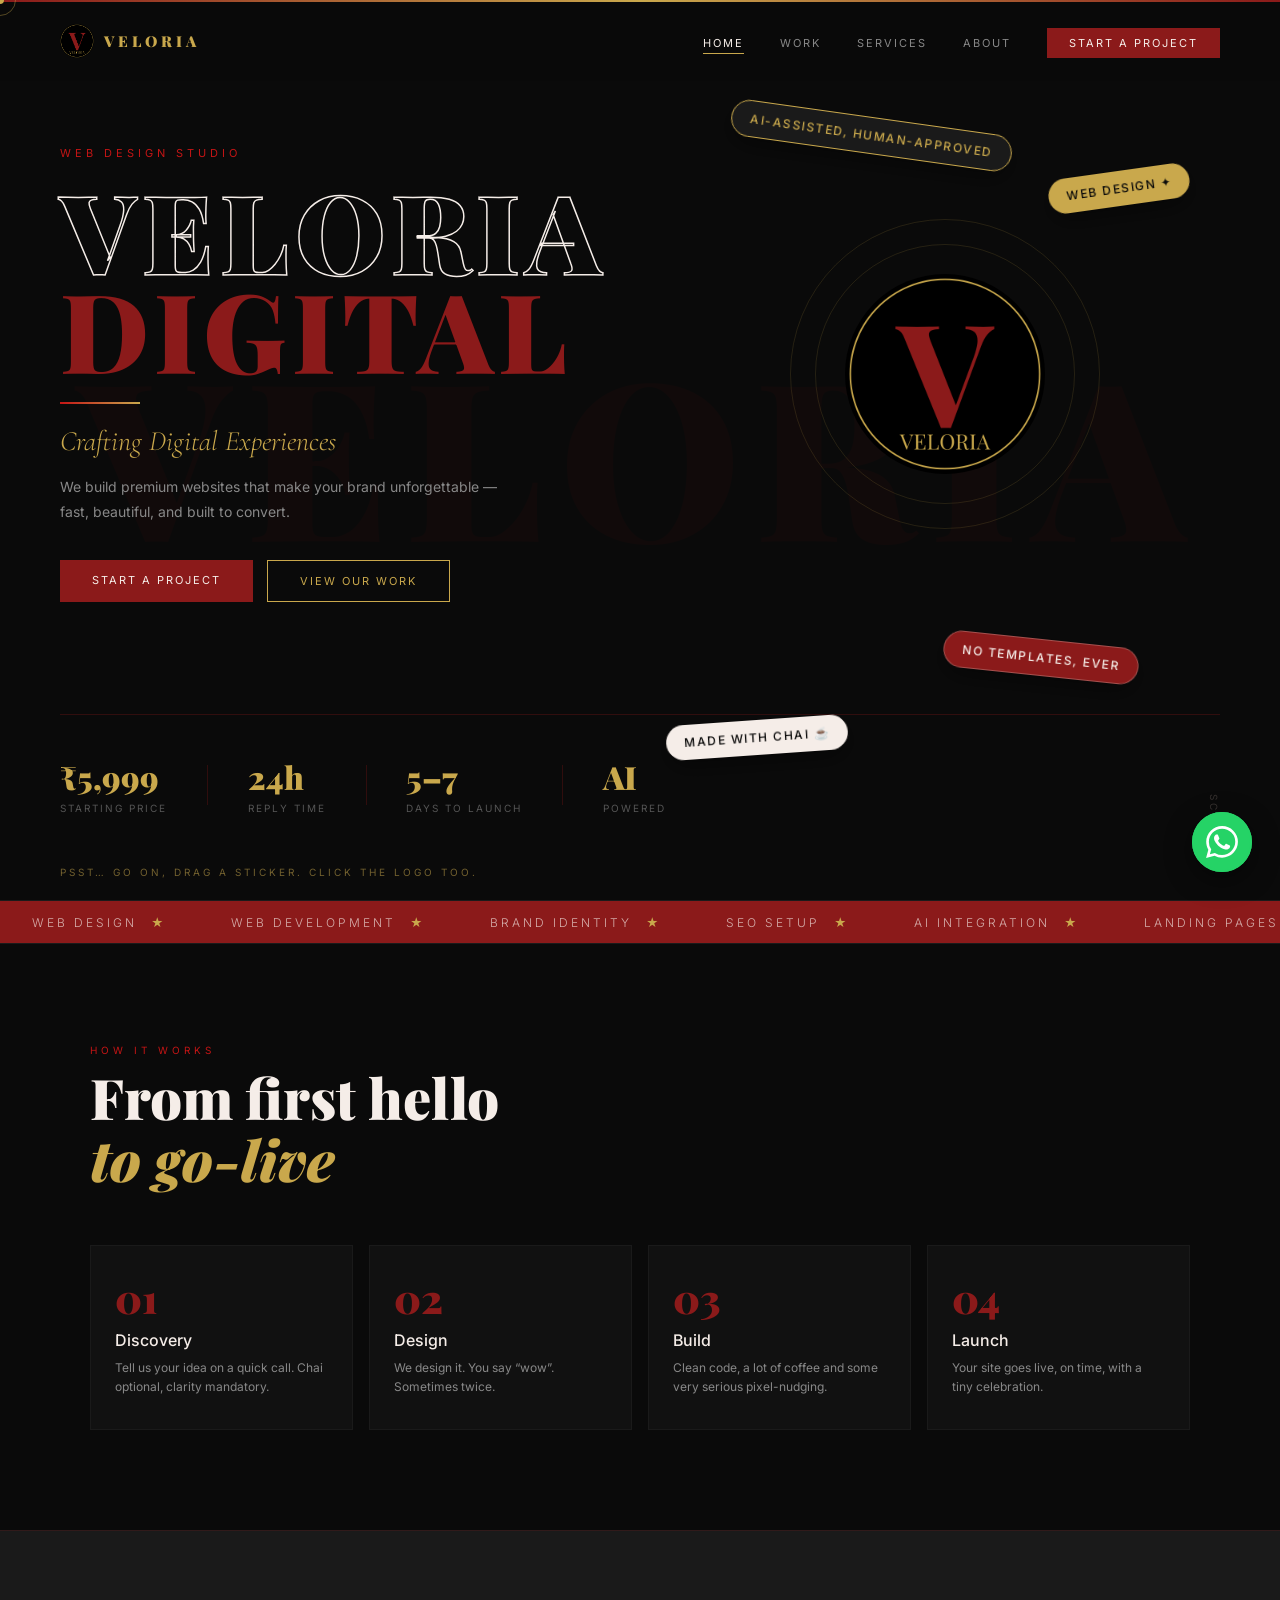
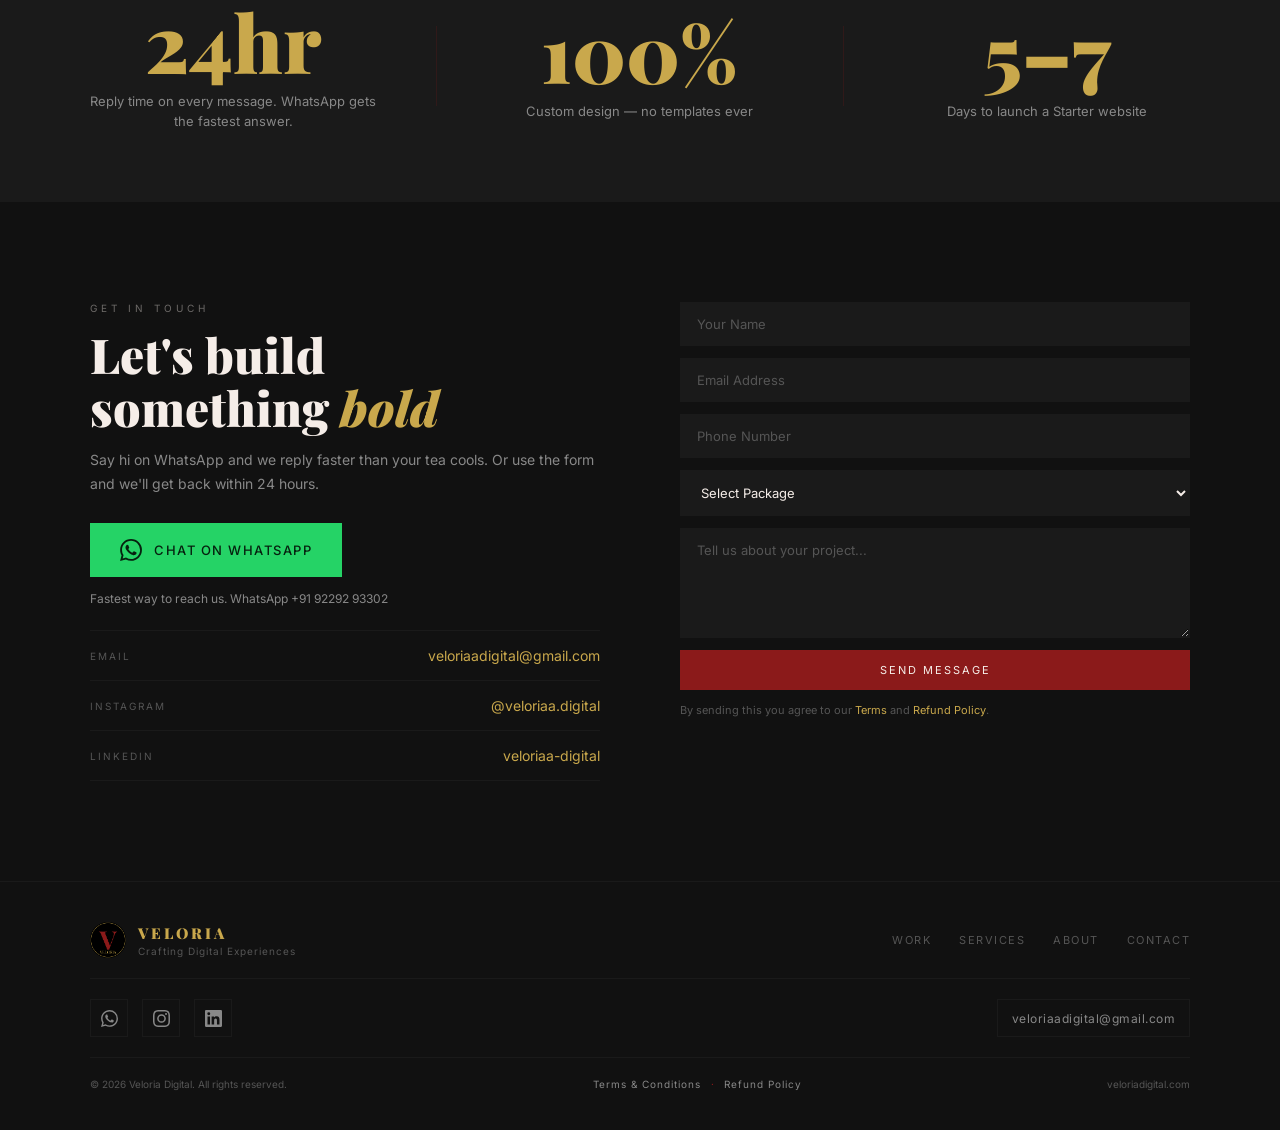
<file: index.html>
<!DOCTYPE html>
<html lang="en">
<head>
<meta charset="UTF-8"/>
<meta name="viewport" content="width=device-width, initial-scale=1.0"/>
<title>Veloria Digital — Crafting Digital Experiences</title>
<link rel="preconnect" href="https://fonts.googleapis.com"/>
<link href="https://fonts.googleapis.com/css2?family=Playfair+Display:ital,wght@0,400;0,700;0,900;1,400;1,700&family=Cormorant+Garamond:ital,wght@0,300;0,400;0,600;1,300;1,400&family=Inter:wght@300;400;500&display=swap" rel="stylesheet"/>
<link rel="stylesheet" href="style.css"/>
</head>
<body>
<div class="cursor" id="cursor"></div>
<div class="cursor-follower" id="cursor-follower"></div>

<nav class="nav" id="navbar">
  <a href="index.html" class="nav-logo">
    <img src="Veloria_logo.png" alt="Veloria" class="nav-logo-img"/>
    <span class="nav-logo-text">VELORIA</span>
  </a>
  <ul class="nav-links">
    <li><a href="index.html" class="active">Home</a></li>
    <li><a href="work.html">Work</a></li>
    <li><a href="services.html">Services</a></li>
    <li><a href="about.html">About</a></li>
    <li><a href="index.html#contact" class="nav-cta" data-start-project>Start a Project</a></li>
  </ul>
  <div class="hamburger" id="hamburger"><span></span><span></span><span></span></div>
</nav>

<div class="mobile-menu" id="mobile-menu">
  <ul>
    <li><a href="index.html" class="mob-link">Home</a></li>
    <li><a href="work.html" class="mob-link">Work</a></li>
    <li><a href="services.html" class="mob-link">Services</a></li>
    <li><a href="about.html" class="mob-link">About</a></li>
    <li><a href="index.html#contact" class="mob-link">Contact</a></li>
  </ul>
</div>

<!-- HERO -->
<section class="hero" id="home">
  <div class="hero-bg-word">VELORIA</div>
  <div class="hero-left fade-up">
    <p class="hero-eyebrow">Web Design Studio</p>
    <h1 class="hero-title">
      <span class="ht-outline">VELORIA</span>
      <span class="ht-filled">DIGITAL</span>
    </h1>
    <div class="hero-gold-line"></div>
    <p class="hero-tagline"><em>Crafting Digital Experiences</em></p>
    <p class="hero-desc">We build premium websites that make your brand unforgettable — fast, beautiful, and built to convert.</p>
    <div class="hero-btns">
      <a href="index.html#contact" class="btn-primary" data-start-project>Start a Project</a>
      <a href="work.html" class="btn-ghost">View Our Work</a>
    </div>
  </div>
  <div class="hero-right fade-up">
    <div class="hero-logo-wrap">
      <img src="Veloria_logo.png" alt="Veloria" class="hero-logo-big"/>
      <div class="hero-logo-ring ring1"></div>
      <div class="hero-logo-ring ring2"></div>
      <div class="hero-logo-glow"></div>
    </div>
  </div>
  <div class="hero-stats fade-up">
    <div class="hstat"><span class="hstat-num">₹5,999</span><span class="hstat-lbl">Starting Price</span></div>
    <div class="hstat-sep"></div>
    <div class="hstat"><span class="hstat-num">24h</span><span class="hstat-lbl">Reply Time</span></div>
    <div class="hstat-sep"></div>
    <div class="hstat"><span class="hstat-num">5–7</span><span class="hstat-lbl">Days to Launch</span></div>
    <div class="hstat-sep"></div>
    <div class="hstat"><span class="hstat-num">AI</span><span class="hstat-lbl">Powered</span></div>
  </div>
  <div class="hero-scroll-hint">scroll ↓</div>
  <div class="sticker s-gold st1" style="--rot:-8deg">Web Design ✦</div>
  <div class="sticker s-red st2" style="--rot:6deg">No templates, ever</div>
  <div class="sticker s-cream st3" style="--rot:-4deg">Made with chai ☕</div>
  <div class="sticker s-dark st4" style="--rot:8deg">AI-assisted, human-approved</div>
  <div class="sticker-hint">Psst… go on, drag a sticker. Click the logo too.</div>
</section>

<!-- TICKER -->
<div class="ticker-wrap">
  <div class="ticker-track">
    <span class="ticker-item">Web Design <span class="ticker-star">★</span></span>
    <span class="ticker-item">Web Development <span class="ticker-star">★</span></span>
    <span class="ticker-item">Brand Identity <span class="ticker-star">★</span></span>
    <span class="ticker-item">SEO Setup <span class="ticker-star">★</span></span>
    <span class="ticker-item">AI Integration <span class="ticker-star">★</span></span>
    <span class="ticker-item">Landing Pages <span class="ticker-star">★</span></span>
    <span class="ticker-item">Web Design <span class="ticker-star">★</span></span>
    <span class="ticker-item">Web Development <span class="ticker-star">★</span></span>
    <span class="ticker-item">Brand Identity <span class="ticker-star">★</span></span>
    <span class="ticker-item">SEO Setup <span class="ticker-star">★</span></span>
    <span class="ticker-item">AI Integration <span class="ticker-star">★</span></span>
    <span class="ticker-item">Landing Pages <span class="ticker-star">★</span></span>
  </div>
</div>

<!-- PROCESS -->
<section class="section" id="process">
  <div class="section-inner">
    <div class="section-head fade-up">
      <span class="eyebrow">How It Works</span>
      <h2 class="sec-title">From first hello<br><em>to go-live</em></h2>
    </div>
    <div class="process-grid">
      <div class="process-card fade-up" data-delay="0">
        <div class="pc-num">01</div>
        <h3 class="pc-title">Discovery</h3>
        <p class="pc-desc">Tell us your idea on a quick call. Chai optional, clarity mandatory.</p>
      </div>
      <div class="process-card fade-up" data-delay="100">
        <div class="pc-num">02</div>
        <h3 class="pc-title">Design</h3>
        <p class="pc-desc">We design it. You say “wow”. Sometimes twice.</p>
      </div>
      <div class="process-card fade-up" data-delay="200">
        <div class="pc-num">03</div>
        <h3 class="pc-title">Build</h3>
        <p class="pc-desc">Clean code, a lot of coffee and some very serious pixel-nudging.</p>
      </div>
      <div class="process-card fade-up" data-delay="300">
        <div class="pc-num">04</div>
        <h3 class="pc-title">Launch</h3>
        <p class="pc-desc">Your site goes live, on time, with a tiny celebration.</p>
      </div>
    </div>
  </div>
</section>

<!-- STAT BANNER -->
<section class="stat-banner">
  <div class="sb-inner">
    <div class="sb-item fade-up"><span class="sb-num">24hr</span><p class="sb-text">Reply time on every message. WhatsApp gets the fastest answer.</p></div>
    <div class="sb-div"></div>
    <div class="sb-item fade-up"><span class="sb-num">100%</span><p class="sb-text">Custom design — no templates ever</p></div>
    <div class="sb-div"></div>
    <div class="sb-item fade-up"><span class="sb-num">5–7</span><p class="sb-text">Days to launch a Starter website</p></div>
  </div>
</section>

<!-- CONTACT -->
<section class="section section-dark" id="contact">
  <div class="section-inner">
    <div class="contact-wrap">
      <div class="contact-left fade-up">
        <span class="eyebrow light">Get In Touch</span>
        <h2 class="contact-heading">Let's build<br>something <em>bold</em></h2>
        <p class="contact-sub">Say hi on WhatsApp and we reply faster than your tea cools. Or use the form and we'll get back within 24 hours.</p>
        <div class="contact-info">
          <a href="https://wa.me/919229293302?text=Hi%20Veloria%20Digital%2C%20I%27d%20like%20to%20discuss%20a%20website%20for%20my%20business." target="_blank" rel="noopener" class="btn-whatsapp">
            <svg viewBox="0 0 24 24" fill="currentColor" aria-hidden="true"><path d="M17.472 14.382c-.297-.149-1.758-.867-2.03-.967-.273-.099-.471-.148-.67.15-.197.297-.767.966-.94 1.164-.173.199-.347.223-.644.075-.297-.15-1.255-.463-2.39-1.475-.883-.788-1.48-1.761-1.653-2.059-.173-.297-.018-.458.13-.606.134-.133.298-.347.446-.52.149-.174.198-.298.298-.497.099-.198.05-.371-.025-.52-.075-.149-.669-1.612-.916-2.207-.242-.579-.487-.5-.669-.51-.173-.008-.371-.01-.57-.01-.198 0-.52.074-.792.372-.272.297-1.04 1.016-1.04 2.479 0 1.462 1.065 2.875 1.213 3.074.149.198 2.096 3.2 5.077 4.487.709.306 1.262.489 1.694.625.712.227 1.36.195 1.871.118.571-.085 1.758-.719 2.006-1.413.248-.694.248-1.289.173-1.413-.074-.124-.272-.198-.57-.347m-5.421 7.403h-.004a9.87 9.87 0 01-5.031-1.378l-.361-.214-3.741.982.998-3.648-.235-.374a9.86 9.86 0 01-1.51-5.26c.001-5.45 4.436-9.884 9.888-9.884 2.64 0 5.122 1.03 6.988 2.898a9.825 9.825 0 012.893 6.994c-.003 5.45-4.437 9.884-9.885 9.884m8.413-18.297A11.815 11.815 0 0012.05 0C5.495 0 .16 5.335.157 11.892c0 2.096.547 4.142 1.588 5.945L.057 24l6.305-1.654a11.882 11.882 0 005.683 1.448h.005c6.554 0 11.89-5.335 11.893-11.893a11.821 11.821 0 00-3.48-8.413Z"/></svg>
            <span>Chat on WhatsApp</span>
          </a>
          <p class="contact-note">Fastest way to reach us. WhatsApp +91 92292 93302</p>
          <div class="contact-list">
            <a href="mailto:veloriaadigital@gmail.com" class="contact-info-item">
              <span class="ci-label">Email</span>
              <span class="ci-val">veloriaadigital@gmail.com</span>
            </a>
            <a href="https://www.instagram.com/veloriaa.digital" target="_blank" rel="noopener" class="contact-info-item">
              <span class="ci-label">Instagram</span>
              <span class="ci-val">@veloriaa.digital</span>
            </a>
            <a href="https://www.linkedin.com/in/veloriaa-digital" target="_blank" rel="noopener" class="contact-info-item">
              <span class="ci-label">LinkedIn</span>
              <span class="ci-val">veloriaa-digital</span>
            </a>
          </div>
        </div>
      </div>
      <div class="contact-right fade-up">
        <form class="contact-form" name="contact" method="POST" data-netlify="true">
          <input type="hidden" name="form-name" value="contact"/>
          <input type="text" name="name" placeholder="Your Name" class="form-input" required/>
          <input type="email" name="email" placeholder="Email Address" class="form-input" required/>
          <input type="tel" name="phone" placeholder="Phone Number" class="form-input"/>
          <select name="package" class="form-input">
            <option value="" disabled selected>Select Package</option>
            <option>Starter Website — ₹5,999</option>
            <option>Business Website — ₹9,999</option>
            <option>Premium Website — ₹19,999</option>
            <option>Just exploring</option>
          </select>
          <textarea name="message" placeholder="Tell us about your project..." class="form-input form-textarea"></textarea>
          <button type="submit" class="btn-primary full">Send Message</button>
          <p class="form-consent">By sending this you agree to our <a href="terms.html">Terms</a> and <a href="refund.html">Refund Policy</a>.</p>
        </form>
      </div>
    </div>
  </div>
</section>

<footer class="footer">
  <div class="footer-inner">
    <div class="footer-top">
      <div class="footer-brand">
        <img src="Veloria_logo.png" alt="Veloria" class="footer-logo"/>
        <div>
          <div class="footer-name">VELORIA</div>
          <div class="footer-sub">Crafting Digital Experiences</div>
        </div>
      </div>
      <div class="footer-links">
        <a href="work.html">Work</a>
        <a href="services.html">Services</a>
        <a href="about.html">About</a>
        <a href="index.html#contact">Contact</a>
      </div>
    </div>
    <div class="footer-social">
      <a href="https://wa.me/919229293302?text=Hi%20Veloria%20Digital%2C%20I%27d%20like%20to%20discuss%20a%20website%20for%20my%20business." target="_blank" rel="noopener" aria-label="WhatsApp"><svg viewBox="0 0 24 24" fill="currentColor" aria-hidden="true"><path d="M17.472 14.382c-.297-.149-1.758-.867-2.03-.967-.273-.099-.471-.148-.67.15-.197.297-.767.966-.94 1.164-.173.199-.347.223-.644.075-.297-.15-1.255-.463-2.39-1.475-.883-.788-1.48-1.761-1.653-2.059-.173-.297-.018-.458.13-.606.134-.133.298-.347.446-.52.149-.174.198-.298.298-.497.099-.198.05-.371-.025-.52-.075-.149-.669-1.612-.916-2.207-.242-.579-.487-.5-.669-.51-.173-.008-.371-.01-.57-.01-.198 0-.52.074-.792.372-.272.297-1.04 1.016-1.04 2.479 0 1.462 1.065 2.875 1.213 3.074.149.198 2.096 3.2 5.077 4.487.709.306 1.262.489 1.694.625.712.227 1.36.195 1.871.118.571-.085 1.758-.719 2.006-1.413.248-.694.248-1.289.173-1.413-.074-.124-.272-.198-.57-.347m-5.421 7.403h-.004a9.87 9.87 0 01-5.031-1.378l-.361-.214-3.741.982.998-3.648-.235-.374a9.86 9.86 0 01-1.51-5.26c.001-5.45 4.436-9.884 9.888-9.884 2.64 0 5.122 1.03 6.988 2.898a9.825 9.825 0 012.893 6.994c-.003 5.45-4.437 9.884-9.885 9.884m8.413-18.297A11.815 11.815 0 0012.05 0C5.495 0 .16 5.335.157 11.892c0 2.096.547 4.142 1.588 5.945L.057 24l6.305-1.654a11.882 11.882 0 005.683 1.448h.005c6.554 0 11.89-5.335 11.893-11.893a11.821 11.821 0 00-3.48-8.413Z"/></svg></a>
      <a href="https://www.instagram.com/veloriaa.digital" target="_blank" rel="noopener" aria-label="Instagram"><svg viewBox="0 0 24 24" fill="currentColor" aria-hidden="true"><path d="M12 2.16c3.2 0 3.58.01 4.85.07 3.25.15 4.77 1.69 4.92 4.92.06 1.27.07 1.65.07 4.85s-.01 3.58-.07 4.85c-.15 3.23-1.66 4.77-4.92 4.92-1.27.06-1.64.07-4.85.07s-3.58-.01-4.85-.07c-3.26-.15-4.77-1.7-4.92-4.92C2.17 15.58 2.16 15.2 2.16 12s.01-3.58.07-4.85C2.38 3.92 3.9 2.38 7.15 2.23 8.42 2.17 8.8 2.16 12 2.16zM12 0C8.74 0 8.33.01 7.05.07 2.7.27.27 2.69.07 7.05.01 8.33 0 8.74 0 12s.01 3.67.07 4.95c.2 4.36 2.62 6.78 6.98 6.98C8.33 23.99 8.74 24 12 24s3.67-.01 4.95-.07c4.35-.2 6.78-2.62 6.98-6.98.06-1.28.07-1.69.07-4.95s-.01-3.67-.07-4.95C23.73 2.7 21.31.27 16.95.07 15.67.01 15.26 0 12 0zm0 5.84a6.16 6.16 0 100 12.32 6.16 6.16 0 000-12.32zM12 16a4 4 0 110-8 4 4 0 010 8zm6.4-11.85a1.44 1.44 0 100 2.88 1.44 1.44 0 000-2.88z"/></svg></a>
      <a href="https://www.linkedin.com/in/veloriaa-digital" target="_blank" rel="noopener" aria-label="LinkedIn"><svg viewBox="0 0 24 24" fill="currentColor" aria-hidden="true"><path d="M20.447 20.452h-3.554v-5.569c0-1.328-.027-3.037-1.852-3.037-1.853 0-2.136 1.445-2.136 2.939v5.667H9.351V9h3.414v1.561h.046c.477-.9 1.637-1.85 3.37-1.85 3.601 0 4.267 2.37 4.267 5.455v6.286zM5.337 7.433a2.062 2.062 0 110-4.125 2.062 2.062 0 010 4.125zm1.782 13.019H3.555V9h3.564v11.452zM22.225 0H1.771C.792 0 0 .774 0 1.729v20.542C0 23.227.792 24 1.771 24h20.451C23.2 24 24 23.227 24 22.271V1.729C24 .774 23.2 0 22.222 0z"/></svg></a>
      <a href="mailto:veloriaadigital@gmail.com" class="footer-mail">veloriaadigital@gmail.com</a>
    </div>
    <div class="footer-bottom">
      <span>© 2026 Veloria Digital. All rights reserved.</span>
      <span class="footer-legal"><a href="terms.html">Terms &amp; Conditions</a><i>·</i><a href="refund.html">Refund Policy</a></span>
      <span>veloriadigital.com</span>
    </div>
  </div>
</footer>
<a href="https://wa.me/919229293302?text=Hi%20Veloria%20Digital%2C%20I%27d%20like%20to%20discuss%20a%20website%20for%20my%20business." class="wa-float" target="_blank" rel="noopener" aria-label="Chat with us on WhatsApp">
  <svg viewBox="0 0 24 24" fill="currentColor" aria-hidden="true"><path d="M17.472 14.382c-.297-.149-1.758-.867-2.03-.967-.273-.099-.471-.148-.67.15-.197.297-.767.966-.94 1.164-.173.199-.347.223-.644.075-.297-.15-1.255-.463-2.39-1.475-.883-.788-1.48-1.761-1.653-2.059-.173-.297-.018-.458.13-.606.134-.133.298-.347.446-.52.149-.174.198-.298.298-.497.099-.198.05-.371-.025-.52-.075-.149-.669-1.612-.916-2.207-.242-.579-.487-.5-.669-.51-.173-.008-.371-.01-.57-.01-.198 0-.52.074-.792.372-.272.297-1.04 1.016-1.04 2.479 0 1.462 1.065 2.875 1.213 3.074.149.198 2.096 3.2 5.077 4.487.709.306 1.262.489 1.694.625.712.227 1.36.195 1.871.118.571-.085 1.758-.719 2.006-1.413.248-.694.248-1.289.173-1.413-.074-.124-.272-.198-.57-.347m-5.421 7.403h-.004a9.87 9.87 0 01-5.031-1.378l-.361-.214-3.741.982.998-3.648-.235-.374a9.86 9.86 0 01-1.51-5.26c.001-5.45 4.436-9.884 9.888-9.884 2.64 0 5.122 1.03 6.988 2.898a9.825 9.825 0 012.893 6.994c-.003 5.45-4.437 9.884-9.885 9.884m8.413-18.297A11.815 11.815 0 0012.05 0C5.495 0 .16 5.335.157 11.892c0 2.096.547 4.142 1.588 5.945L.057 24l6.305-1.654a11.882 11.882 0 005.683 1.448h.005c6.554 0 11.89-5.335 11.893-11.893a11.821 11.821 0 00-3.48-8.413Z"/></svg>
  <span class="wa-tip">Say hi on WhatsApp 👋</span>
</a>
<form name="start-project" method="POST" data-netlify="true" hidden>
  <input type="hidden" name="form-name" value="start-project"/>
  <input name="package"/><input name="business"/><textarea name="about"></textarea>
  <input name="timeline"/><input name="name"/><input name="whatsapp"/><input name="email"/>
</form>
<script src="script.js"></script>
</body>
</html>
</file>
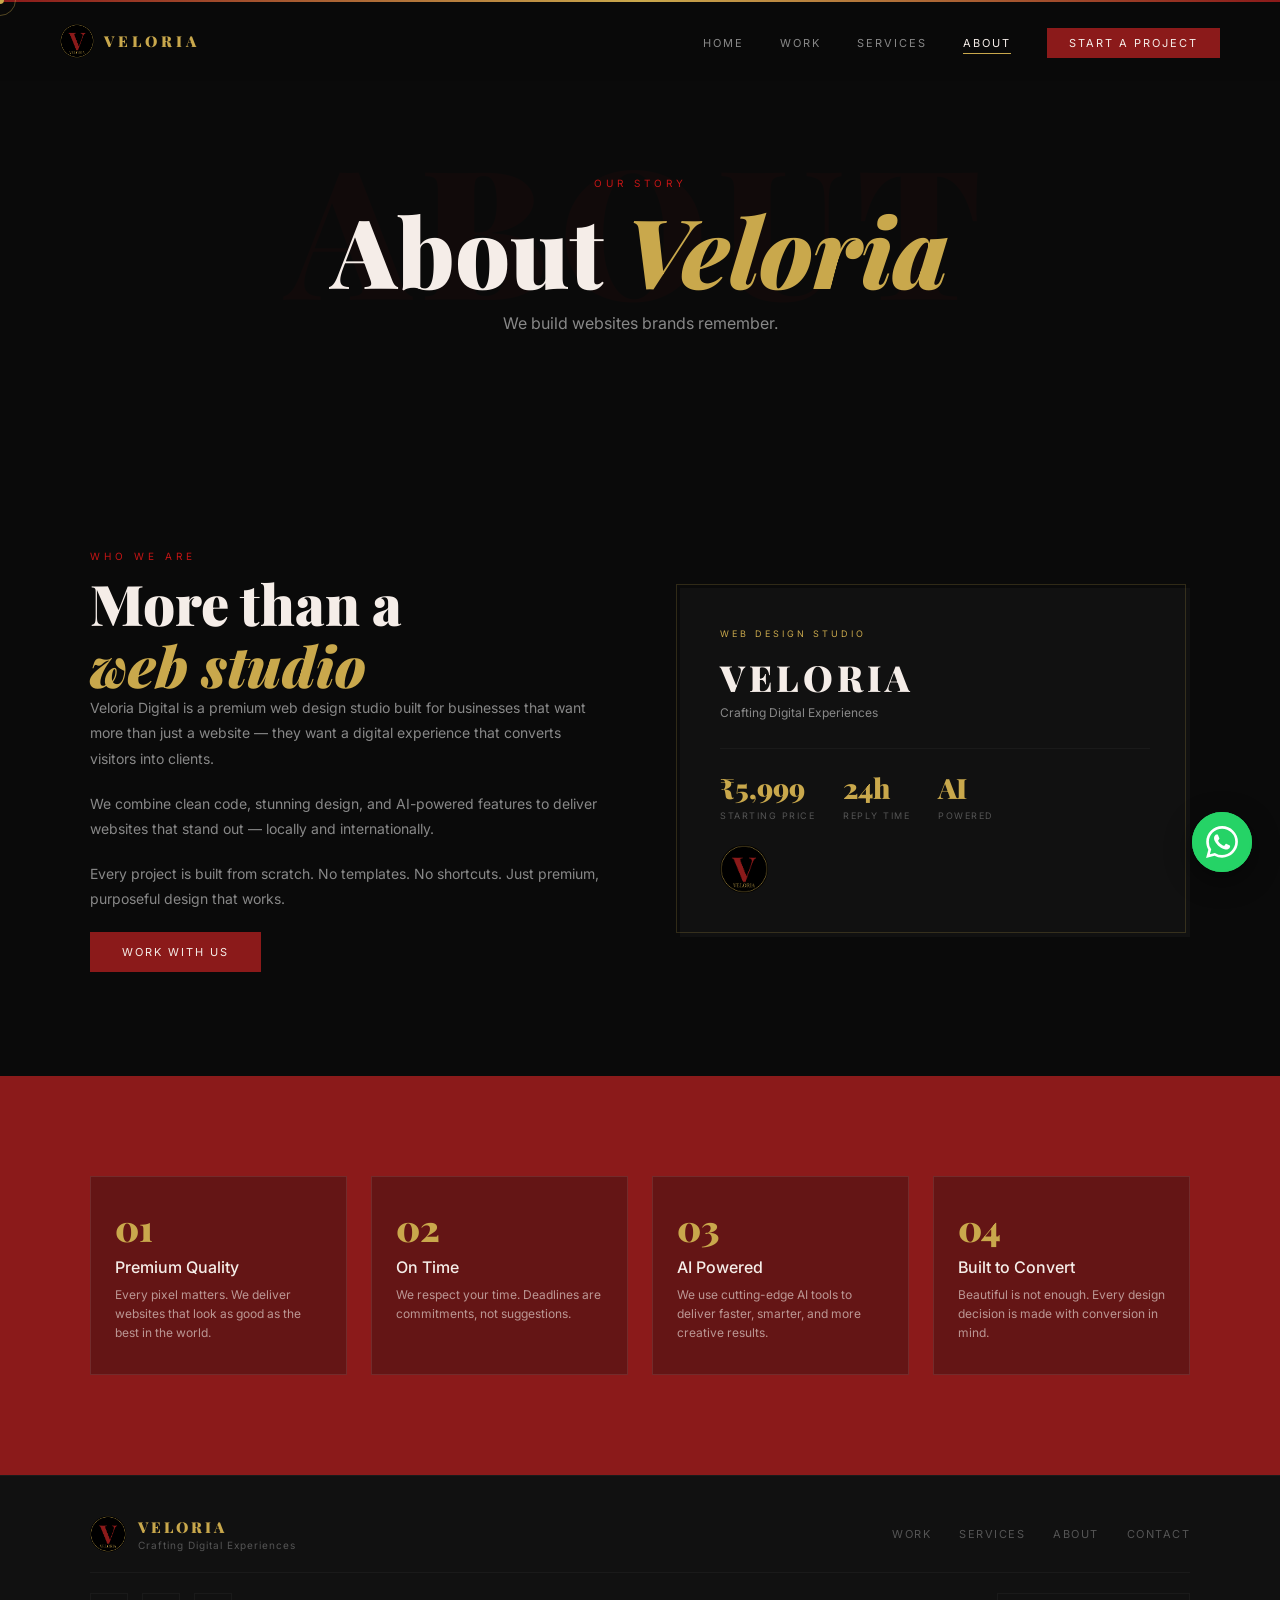
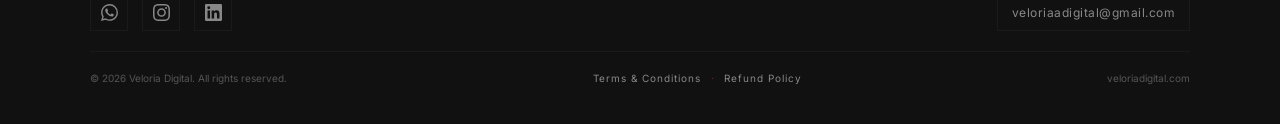
<file: about.html>
<!DOCTYPE html>
<html lang="en">
<head>
<meta charset="UTF-8"/>
<meta name="viewport" content="width=device-width, initial-scale=1.0"/>
<title>About — Veloria Digital</title>
<link rel="preconnect" href="https://fonts.googleapis.com"/>
<link href="https://fonts.googleapis.com/css2?family=Playfair+Display:ital,wght@0,400;0,700;0,900;1,400;1,700&family=Cormorant+Garamond:ital,wght@0,300;0,400;0,600;1,300;1,400&family=Inter:wght@300;400;500&display=swap" rel="stylesheet"/>
<link rel="stylesheet" href="style.css"/>
</head>
<body>
<div class="cursor" id="cursor"></div>
<div class="cursor-follower" id="cursor-follower"></div>

<nav class="nav" id="navbar">
  <a href="index.html" class="nav-logo">
    <img src="Veloria_logo.png" alt="Veloria" class="nav-logo-img"/>
    <span class="nav-logo-text">VELORIA</span>
  </a>
  <ul class="nav-links">
    <li><a href="index.html">Home</a></li>
    <li><a href="work.html">Work</a></li>
    <li><a href="services.html">Services</a></li>
    <li><a href="about.html" class="active">About</a></li>
    <li><a href="index.html#contact" class="nav-cta" data-start-project>Start a Project</a></li>
  </ul>
  <div class="hamburger" id="hamburger"><span></span><span></span><span></span></div>
</nav>

<div class="mobile-menu" id="mobile-menu">
  <ul>
    <li><a href="index.html" class="mob-link">Home</a></li>
    <li><a href="work.html" class="mob-link">Work</a></li>
    <li><a href="services.html" class="mob-link">Services</a></li>
    <li><a href="about.html" class="mob-link">About</a></li>
    <li><a href="index.html#contact" class="mob-link">Contact</a></li>
  </ul>
</div>

<section class="page-hero">
  <div class="page-hero-bg-word">ABOUT</div>
  <div class="page-hero-content fade-up">
    <span class="eyebrow">Our Story</span>
    <h1 class="page-hero-title">About <em>Veloria</em></h1>
    <p class="page-hero-sub">We build websites brands remember.</p>
  </div>
</section>

<section class="section">
  <div class="section-inner">
    <div class="about-wrap">
      <div class="about-left fade-up">
        <span class="eyebrow">Who We Are</span>
        <h2 class="sec-title">More than a<br><em>web studio</em></h2>
        <p class="about-text">Veloria Digital is a premium web design studio built for businesses that want more than just a website — they want a digital experience that converts visitors into clients.</p>
        <p class="about-text">We combine clean code, stunning design, and AI-powered features to deliver websites that stand out — locally and internationally.</p>
        <p class="about-text">Every project is built from scratch. No templates. No shortcuts. Just premium, purposeful design that works.</p>
        <a href="index.html#contact" class="btn-primary" data-start-project>Work With Us</a>
      </div>
      <div class="about-right fade-up">
        <div class="about-card">
          <div class="ac-tag">WEB DESIGN STUDIO</div>
          <div class="ac-name">VELORIA</div>
          <div class="ac-tagline">Crafting Digital Experiences</div>
          <div class="ac-stats">
            <div class="acstat"><span>₹5,999</span><small>Starting Price</small></div>
            <div class="acstat"><span>24h</span><small>Reply Time</small></div>
            <div class="acstat"><span>AI</span><small>Powered</small></div>
          </div>
          <img src="Veloria_logo.png" alt="Veloria" class="ac-logo"/>
        </div>
      </div>
    </div>
  </div>
</section>

<section class="section section-red">
  <div class="section-inner">
    <div class="values-grid">
      <div class="value-item fade-up" data-delay="0">
        <div class="value-num">01</div>
        <h3 class="value-title">Premium Quality</h3>
        <p class="value-desc">Every pixel matters. We deliver websites that look as good as the best in the world.</p>
      </div>
      <div class="value-item fade-up" data-delay="100">
        <div class="value-num">02</div>
        <h3 class="value-title">On Time</h3>
        <p class="value-desc">We respect your time. Deadlines are commitments, not suggestions.</p>
      </div>
      <div class="value-item fade-up" data-delay="200">
        <div class="value-num">03</div>
        <h3 class="value-title">AI Powered</h3>
        <p class="value-desc">We use cutting-edge AI tools to deliver faster, smarter, and more creative results.</p>
      </div>
      <div class="value-item fade-up" data-delay="300">
        <div class="value-num">04</div>
        <h3 class="value-title">Built to Convert</h3>
        <p class="value-desc">Beautiful is not enough. Every design decision is made with conversion in mind.</p>
      </div>
    </div>
  </div>
</section>

<footer class="footer">
  <div class="footer-inner">
    <div class="footer-top">
      <div class="footer-brand">
        <img src="Veloria_logo.png" alt="Veloria" class="footer-logo"/>
        <div>
          <div class="footer-name">VELORIA</div>
          <div class="footer-sub">Crafting Digital Experiences</div>
        </div>
      </div>
      <div class="footer-links">
        <a href="work.html">Work</a>
        <a href="services.html">Services</a>
        <a href="about.html">About</a>
        <a href="index.html#contact">Contact</a>
      </div>
    </div>
    <div class="footer-social">
      <a href="https://wa.me/919229293302?text=Hi%20Veloria%20Digital%2C%20I%27d%20like%20to%20discuss%20a%20website%20for%20my%20business." target="_blank" rel="noopener" aria-label="WhatsApp"><svg viewBox="0 0 24 24" fill="currentColor" aria-hidden="true"><path d="M17.472 14.382c-.297-.149-1.758-.867-2.03-.967-.273-.099-.471-.148-.67.15-.197.297-.767.966-.94 1.164-.173.199-.347.223-.644.075-.297-.15-1.255-.463-2.39-1.475-.883-.788-1.48-1.761-1.653-2.059-.173-.297-.018-.458.13-.606.134-.133.298-.347.446-.52.149-.174.198-.298.298-.497.099-.198.05-.371-.025-.52-.075-.149-.669-1.612-.916-2.207-.242-.579-.487-.5-.669-.51-.173-.008-.371-.01-.57-.01-.198 0-.52.074-.792.372-.272.297-1.04 1.016-1.04 2.479 0 1.462 1.065 2.875 1.213 3.074.149.198 2.096 3.2 5.077 4.487.709.306 1.262.489 1.694.625.712.227 1.36.195 1.871.118.571-.085 1.758-.719 2.006-1.413.248-.694.248-1.289.173-1.413-.074-.124-.272-.198-.57-.347m-5.421 7.403h-.004a9.87 9.87 0 01-5.031-1.378l-.361-.214-3.741.982.998-3.648-.235-.374a9.86 9.86 0 01-1.51-5.26c.001-5.45 4.436-9.884 9.888-9.884 2.64 0 5.122 1.03 6.988 2.898a9.825 9.825 0 012.893 6.994c-.003 5.45-4.437 9.884-9.885 9.884m8.413-18.297A11.815 11.815 0 0012.05 0C5.495 0 .16 5.335.157 11.892c0 2.096.547 4.142 1.588 5.945L.057 24l6.305-1.654a11.882 11.882 0 005.683 1.448h.005c6.554 0 11.89-5.335 11.893-11.893a11.821 11.821 0 00-3.48-8.413Z"/></svg></a>
      <a href="https://www.instagram.com/veloriaa.digital" target="_blank" rel="noopener" aria-label="Instagram"><svg viewBox="0 0 24 24" fill="currentColor" aria-hidden="true"><path d="M12 2.16c3.2 0 3.58.01 4.85.07 3.25.15 4.77 1.69 4.92 4.92.06 1.27.07 1.65.07 4.85s-.01 3.58-.07 4.85c-.15 3.23-1.66 4.77-4.92 4.92-1.27.06-1.64.07-4.85.07s-3.58-.01-4.85-.07c-3.26-.15-4.77-1.7-4.92-4.92C2.17 15.58 2.16 15.2 2.16 12s.01-3.58.07-4.85C2.38 3.92 3.9 2.38 7.15 2.23 8.42 2.17 8.8 2.16 12 2.16zM12 0C8.74 0 8.33.01 7.05.07 2.7.27.27 2.69.07 7.05.01 8.33 0 8.74 0 12s.01 3.67.07 4.95c.2 4.36 2.62 6.78 6.98 6.98C8.33 23.99 8.74 24 12 24s3.67-.01 4.95-.07c4.35-.2 6.78-2.62 6.98-6.98.06-1.28.07-1.69.07-4.95s-.01-3.67-.07-4.95C23.73 2.7 21.31.27 16.95.07 15.67.01 15.26 0 12 0zm0 5.84a6.16 6.16 0 100 12.32 6.16 6.16 0 000-12.32zM12 16a4 4 0 110-8 4 4 0 010 8zm6.4-11.85a1.44 1.44 0 100 2.88 1.44 1.44 0 000-2.88z"/></svg></a>
      <a href="https://www.linkedin.com/in/veloriaa-digital" target="_blank" rel="noopener" aria-label="LinkedIn"><svg viewBox="0 0 24 24" fill="currentColor" aria-hidden="true"><path d="M20.447 20.452h-3.554v-5.569c0-1.328-.027-3.037-1.852-3.037-1.853 0-2.136 1.445-2.136 2.939v5.667H9.351V9h3.414v1.561h.046c.477-.9 1.637-1.85 3.37-1.85 3.601 0 4.267 2.37 4.267 5.455v6.286zM5.337 7.433a2.062 2.062 0 110-4.125 2.062 2.062 0 010 4.125zm1.782 13.019H3.555V9h3.564v11.452zM22.225 0H1.771C.792 0 0 .774 0 1.729v20.542C0 23.227.792 24 1.771 24h20.451C23.2 24 24 23.227 24 22.271V1.729C24 .774 23.2 0 22.222 0z"/></svg></a>
      <a href="mailto:veloriaadigital@gmail.com" class="footer-mail">veloriaadigital@gmail.com</a>
    </div>
    <div class="footer-bottom">
      <span>© 2026 Veloria Digital. All rights reserved.</span>
      <span class="footer-legal"><a href="terms.html">Terms &amp; Conditions</a><i>·</i><a href="refund.html">Refund Policy</a></span>
      <span>veloriadigital.com</span>
    </div>
  </div>
</footer>
<a href="https://wa.me/919229293302?text=Hi%20Veloria%20Digital%2C%20I%27d%20like%20to%20discuss%20a%20website%20for%20my%20business." class="wa-float" target="_blank" rel="noopener" aria-label="Chat with us on WhatsApp">
  <svg viewBox="0 0 24 24" fill="currentColor" aria-hidden="true"><path d="M17.472 14.382c-.297-.149-1.758-.867-2.03-.967-.273-.099-.471-.148-.67.15-.197.297-.767.966-.94 1.164-.173.199-.347.223-.644.075-.297-.15-1.255-.463-2.39-1.475-.883-.788-1.48-1.761-1.653-2.059-.173-.297-.018-.458.13-.606.134-.133.298-.347.446-.52.149-.174.198-.298.298-.497.099-.198.05-.371-.025-.52-.075-.149-.669-1.612-.916-2.207-.242-.579-.487-.5-.669-.51-.173-.008-.371-.01-.57-.01-.198 0-.52.074-.792.372-.272.297-1.04 1.016-1.04 2.479 0 1.462 1.065 2.875 1.213 3.074.149.198 2.096 3.2 5.077 4.487.709.306 1.262.489 1.694.625.712.227 1.36.195 1.871.118.571-.085 1.758-.719 2.006-1.413.248-.694.248-1.289.173-1.413-.074-.124-.272-.198-.57-.347m-5.421 7.403h-.004a9.87 9.87 0 01-5.031-1.378l-.361-.214-3.741.982.998-3.648-.235-.374a9.86 9.86 0 01-1.51-5.26c.001-5.45 4.436-9.884 9.888-9.884 2.64 0 5.122 1.03 6.988 2.898a9.825 9.825 0 012.893 6.994c-.003 5.45-4.437 9.884-9.885 9.884m8.413-18.297A11.815 11.815 0 0012.05 0C5.495 0 .16 5.335.157 11.892c0 2.096.547 4.142 1.588 5.945L.057 24l6.305-1.654a11.882 11.882 0 005.683 1.448h.005c6.554 0 11.89-5.335 11.893-11.893a11.821 11.821 0 00-3.48-8.413Z"/></svg>
  <span class="wa-tip">Say hi on WhatsApp 👋</span>
</a>
<script src="script.js"></script>
</body>
</html>
</file>
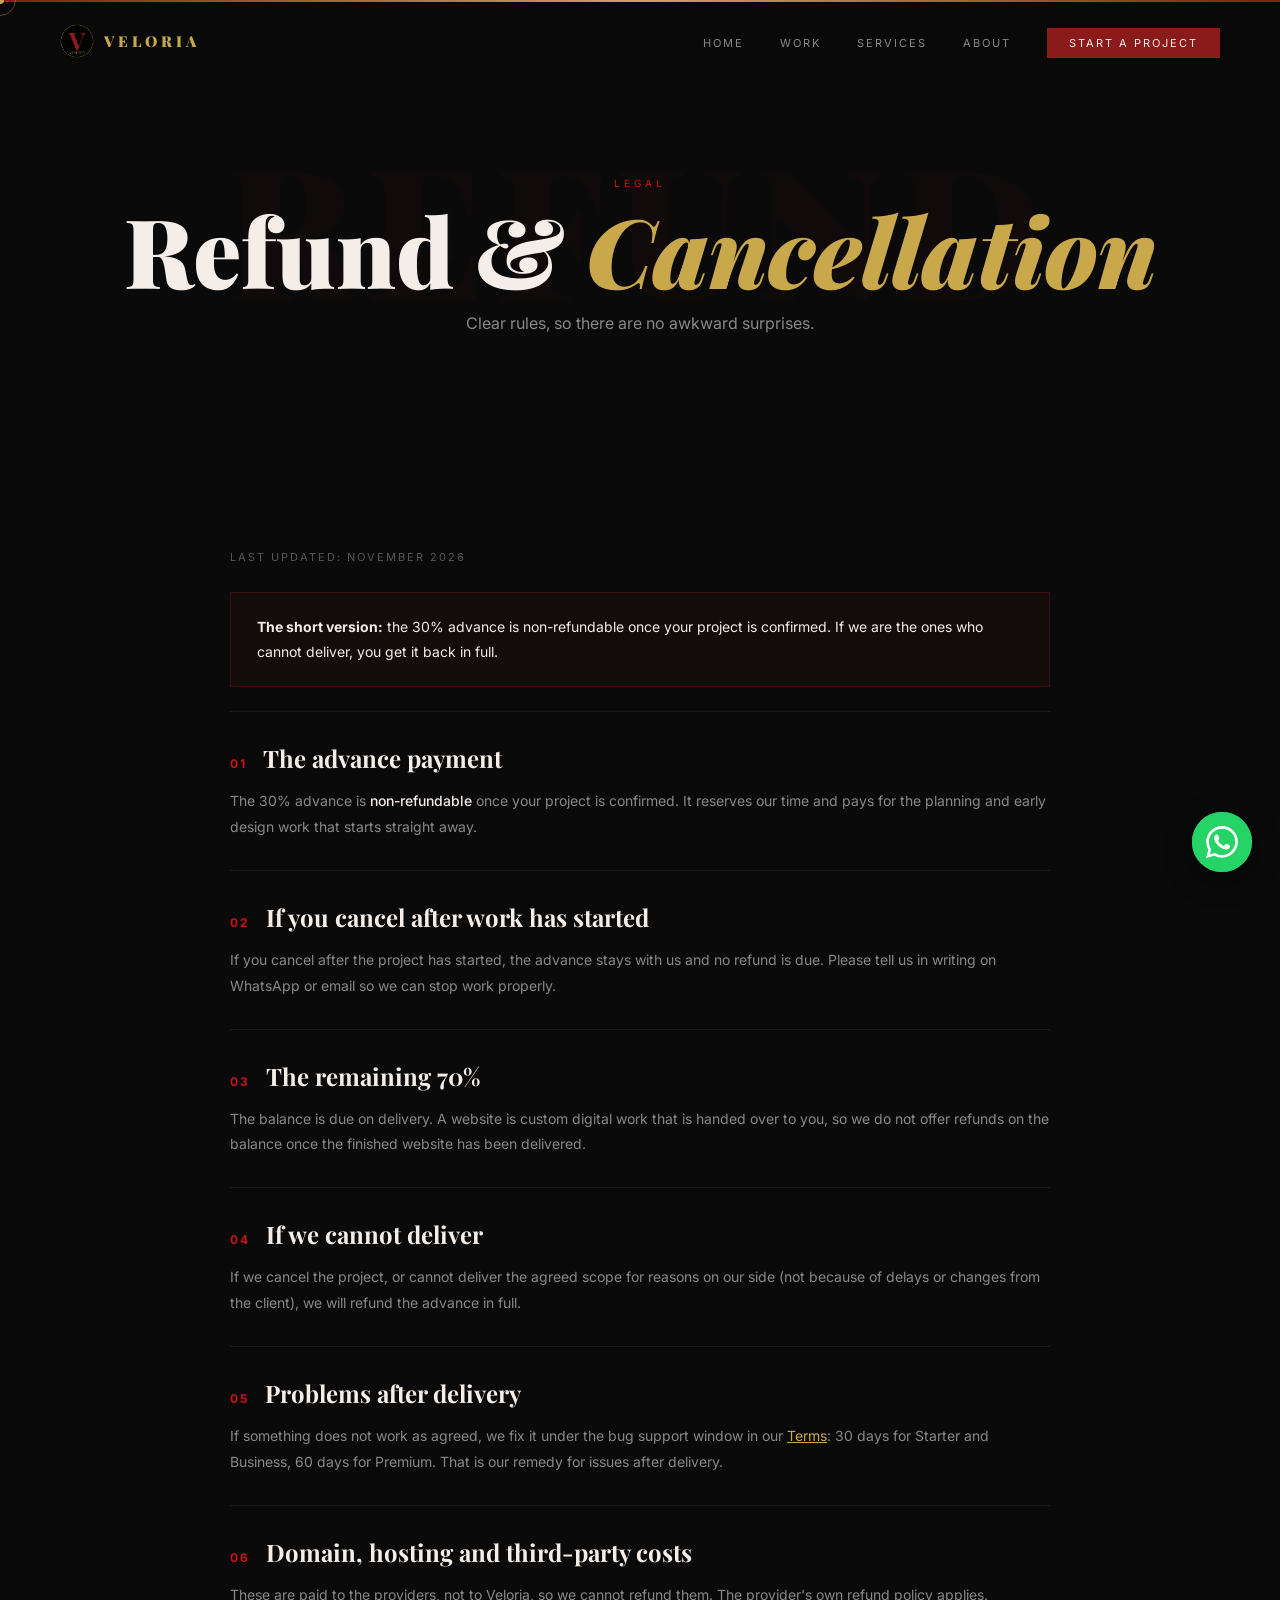
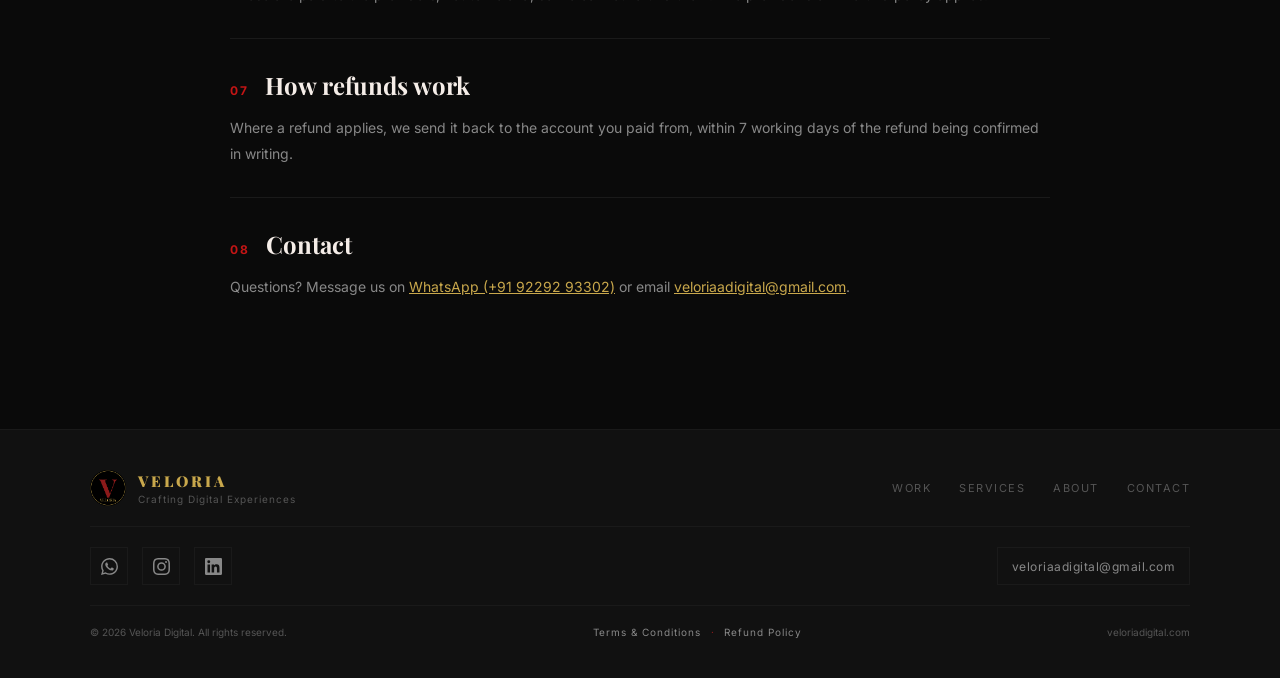
<file: refund.html>
<!DOCTYPE html>
<html lang="en">
<head>
<meta charset="UTF-8"/>
<meta name="viewport" content="width=device-width, initial-scale=1.0"/>
<title>Refund & Cancellation Policy — Veloria Digital</title>
<link rel="preconnect" href="https://fonts.googleapis.com"/>
<link href="https://fonts.googleapis.com/css2?family=Playfair+Display:ital,wght@0,400;0,700;0,900;1,400;1,700&family=Cormorant+Garamond:ital,wght@0,300;0,400;0,600;1,300;1,400&family=Inter:wght@300;400;500&display=swap" rel="stylesheet"/>
<link rel="stylesheet" href="style.css"/>
</head>
<body>
<div class="cursor" id="cursor"></div>
<div class="cursor-follower" id="cursor-follower"></div>

<nav class="nav" id="navbar">
  <a href="index.html" class="nav-logo">
    <img src="Veloria_logo.png" alt="Veloria" class="nav-logo-img"/>
    <span class="nav-logo-text">VELORIA</span>
  </a>
  <ul class="nav-links">
    <li><a href="index.html">Home</a></li>
    <li><a href="work.html">Work</a></li>
    <li><a href="services.html">Services</a></li>
    <li><a href="about.html">About</a></li>
    <li><a href="index.html#contact" class="nav-cta" data-start-project>Start a Project</a></li>
  </ul>
  <div class="hamburger" id="hamburger"><span></span><span></span><span></span></div>
</nav>

<div class="mobile-menu" id="mobile-menu">
  <ul>
    <li><a href="index.html" class="mob-link">Home</a></li>
    <li><a href="work.html" class="mob-link">Work</a></li>
    <li><a href="services.html" class="mob-link">Services</a></li>
    <li><a href="about.html" class="mob-link">About</a></li>
    <li><a href="index.html#contact" class="mob-link">Contact</a></li>
  </ul>
</div>

<section class="page-hero">
  <div class="page-hero-bg-word">REFUND</div>
  <div class="page-hero-content fade-up">
    <span class="eyebrow">Legal</span>
    <h1 class="page-hero-title">Refund &amp; <em>Cancellation</em></h1>
    <p class="page-hero-sub">Clear rules, so there are no awkward surprises.</p>
  </div>
</section>

<section class="section legal">
  <div class="legal-inner">
    <p class="legal-meta">Last updated: November 2026</p>
    <div class="legal-callout fade-up"><strong>The short version:</strong> the 30% advance is non-refundable once your project is confirmed. If we are the ones who cannot deliver, you get it back in full.</div>
    <div class="legal-block fade-up">
      <h2><span>01</span> The advance payment</h2>
      <p>The 30% advance is <strong>non-refundable</strong> once your project is confirmed. It reserves our time and pays for the planning and early design work that starts straight away.</p>
    </div>
    <div class="legal-block fade-up">
      <h2><span>02</span> If you cancel after work has started</h2>
      <p>If you cancel after the project has started, the advance stays with us and no refund is due. Please tell us in writing on WhatsApp or email so we can stop work properly.</p>
    </div>
    <div class="legal-block fade-up">
      <h2><span>03</span> The remaining 70%</h2>
      <p>The balance is due on delivery. A website is custom digital work that is handed over to you, so we do not offer refunds on the balance once the finished website has been delivered.</p>
    </div>
    <div class="legal-block fade-up">
      <h2><span>04</span> If we cannot deliver</h2>
      <p>If we cancel the project, or cannot deliver the agreed scope for reasons on our side (not because of delays or changes from the client), we will refund the advance in full.</p>
    </div>
    <div class="legal-block fade-up">
      <h2><span>05</span> Problems after delivery</h2>
      <p>If something does not work as agreed, we fix it under the bug support window in our <a href="terms.html">Terms</a>: 30 days for Starter and Business, 60 days for Premium. That is our remedy for issues after delivery.</p>
    </div>
    <div class="legal-block fade-up">
      <h2><span>06</span> Domain, hosting and third-party costs</h2>
      <p>These are paid to the providers, not to Veloria, so we cannot refund them. The provider's own refund policy applies.</p>
    </div>
    <div class="legal-block fade-up">
      <h2><span>07</span> How refunds work</h2>
      <p>Where a refund applies, we send it back to the account you paid from, within 7 working days of the refund being confirmed in writing.</p>
    </div>
    <div class="legal-block fade-up">
      <h2><span>08</span> Contact</h2>
      <p>Questions? Message us on <a href="https://wa.me/919229293302" target="_blank" rel="noopener">WhatsApp (+91 92292 93302)</a> or email <a href="mailto:veloriaadigital@gmail.com">veloriaadigital@gmail.com</a>.</p>
    </div>
  </div>
</section>

<footer class="footer">
  <div class="footer-inner">
    <div class="footer-top">
      <div class="footer-brand">
        <img src="Veloria_logo.png" alt="Veloria" class="footer-logo"/>
        <div>
          <div class="footer-name">VELORIA</div>
          <div class="footer-sub">Crafting Digital Experiences</div>
        </div>
      </div>
      <div class="footer-links">
        <a href="work.html">Work</a>
        <a href="services.html">Services</a>
        <a href="about.html">About</a>
        <a href="index.html#contact">Contact</a>
      </div>
    </div>
    <div class="footer-social">
      <a href="https://wa.me/919229293302?text=Hi%20Veloria%20Digital%2C%20I%27d%20like%20to%20discuss%20a%20website%20for%20my%20business." target="_blank" rel="noopener" aria-label="WhatsApp"><svg viewBox="0 0 24 24" fill="currentColor" aria-hidden="true"><path d="M17.472 14.382c-.297-.149-1.758-.867-2.03-.967-.273-.099-.471-.148-.67.15-.197.297-.767.966-.94 1.164-.173.199-.347.223-.644.075-.297-.15-1.255-.463-2.39-1.475-.883-.788-1.48-1.761-1.653-2.059-.173-.297-.018-.458.13-.606.134-.133.298-.347.446-.52.149-.174.198-.298.298-.497.099-.198.05-.371-.025-.52-.075-.149-.669-1.612-.916-2.207-.242-.579-.487-.5-.669-.51-.173-.008-.371-.01-.57-.01-.198 0-.52.074-.792.372-.272.297-1.04 1.016-1.04 2.479 0 1.462 1.065 2.875 1.213 3.074.149.198 2.096 3.2 5.077 4.487.709.306 1.262.489 1.694.625.712.227 1.36.195 1.871.118.571-.085 1.758-.719 2.006-1.413.248-.694.248-1.289.173-1.413-.074-.124-.272-.198-.57-.347m-5.421 7.403h-.004a9.87 9.87 0 01-5.031-1.378l-.361-.214-3.741.982.998-3.648-.235-.374a9.86 9.86 0 01-1.51-5.26c.001-5.45 4.436-9.884 9.888-9.884 2.64 0 5.122 1.03 6.988 2.898a9.825 9.825 0 012.893 6.994c-.003 5.45-4.437 9.884-9.885 9.884m8.413-18.297A11.815 11.815 0 0012.05 0C5.495 0 .16 5.335.157 11.892c0 2.096.547 4.142 1.588 5.945L.057 24l6.305-1.654a11.882 11.882 0 005.683 1.448h.005c6.554 0 11.89-5.335 11.893-11.893a11.821 11.821 0 00-3.48-8.413Z"/></svg></a>
      <a href="https://www.instagram.com/veloriaa.digital" target="_blank" rel="noopener" aria-label="Instagram"><svg viewBox="0 0 24 24" fill="currentColor" aria-hidden="true"><path d="M12 2.16c3.2 0 3.58.01 4.85.07 3.25.15 4.77 1.69 4.92 4.92.06 1.27.07 1.65.07 4.85s-.01 3.58-.07 4.85c-.15 3.23-1.66 4.77-4.92 4.92-1.27.06-1.64.07-4.85.07s-3.58-.01-4.85-.07c-3.26-.15-4.77-1.7-4.92-4.92C2.17 15.58 2.16 15.2 2.16 12s.01-3.58.07-4.85C2.38 3.92 3.9 2.38 7.15 2.23 8.42 2.17 8.8 2.16 12 2.16zM12 0C8.74 0 8.33.01 7.05.07 2.7.27.27 2.69.07 7.05.01 8.33 0 8.74 0 12s.01 3.67.07 4.95c.2 4.36 2.62 6.78 6.98 6.98C8.33 23.99 8.74 24 12 24s3.67-.01 4.95-.07c4.35-.2 6.78-2.62 6.98-6.98.06-1.28.07-1.69.07-4.95s-.01-3.67-.07-4.95C23.73 2.7 21.31.27 16.95.07 15.67.01 15.26 0 12 0zm0 5.84a6.16 6.16 0 100 12.32 6.16 6.16 0 000-12.32zM12 16a4 4 0 110-8 4 4 0 010 8zm6.4-11.85a1.44 1.44 0 100 2.88 1.44 1.44 0 000-2.88z"/></svg></a>
      <a href="https://www.linkedin.com/in/veloriaa-digital" target="_blank" rel="noopener" aria-label="LinkedIn"><svg viewBox="0 0 24 24" fill="currentColor" aria-hidden="true"><path d="M20.447 20.452h-3.554v-5.569c0-1.328-.027-3.037-1.852-3.037-1.853 0-2.136 1.445-2.136 2.939v5.667H9.351V9h3.414v1.561h.046c.477-.9 1.637-1.85 3.37-1.85 3.601 0 4.267 2.37 4.267 5.455v6.286zM5.337 7.433a2.062 2.062 0 110-4.125 2.062 2.062 0 010 4.125zm1.782 13.019H3.555V9h3.564v11.452zM22.225 0H1.771C.792 0 0 .774 0 1.729v20.542C0 23.227.792 24 1.771 24h20.451C23.2 24 24 23.227 24 22.271V1.729C24 .774 23.2 0 22.222 0z"/></svg></a>
      <a href="mailto:veloriaadigital@gmail.com" class="footer-mail">veloriaadigital@gmail.com</a>
    </div>
    <div class="footer-bottom">
      <span>© 2026 Veloria Digital. All rights reserved.</span>
      <span class="footer-legal"><a href="terms.html">Terms &amp; Conditions</a><i>·</i><a href="refund.html">Refund Policy</a></span>
      <span>veloriadigital.com</span>
    </div>
  </div>
</footer>
<a href="https://wa.me/919229293302?text=Hi%20Veloria%20Digital%2C%20I%27d%20like%20to%20discuss%20a%20website%20for%20my%20business." class="wa-float" target="_blank" rel="noopener" aria-label="Chat with us on WhatsApp">
  <svg viewBox="0 0 24 24" fill="currentColor" aria-hidden="true"><path d="M17.472 14.382c-.297-.149-1.758-.867-2.03-.967-.273-.099-.471-.148-.67.15-.197.297-.767.966-.94 1.164-.173.199-.347.223-.644.075-.297-.15-1.255-.463-2.39-1.475-.883-.788-1.48-1.761-1.653-2.059-.173-.297-.018-.458.13-.606.134-.133.298-.347.446-.52.149-.174.198-.298.298-.497.099-.198.05-.371-.025-.52-.075-.149-.669-1.612-.916-2.207-.242-.579-.487-.5-.669-.51-.173-.008-.371-.01-.57-.01-.198 0-.52.074-.792.372-.272.297-1.04 1.016-1.04 2.479 0 1.462 1.065 2.875 1.213 3.074.149.198 2.096 3.2 5.077 4.487.709.306 1.262.489 1.694.625.712.227 1.36.195 1.871.118.571-.085 1.758-.719 2.006-1.413.248-.694.248-1.289.173-1.413-.074-.124-.272-.198-.57-.347m-5.421 7.403h-.004a9.87 9.87 0 01-5.031-1.378l-.361-.214-3.741.982.998-3.648-.235-.374a9.86 9.86 0 01-1.51-5.26c.001-5.45 4.436-9.884 9.888-9.884 2.64 0 5.122 1.03 6.988 2.898a9.825 9.825 0 012.893 6.994c-.003 5.45-4.437 9.884-9.885 9.884m8.413-18.297A11.815 11.815 0 0012.05 0C5.495 0 .16 5.335.157 11.892c0 2.096.547 4.142 1.588 5.945L.057 24l6.305-1.654a11.882 11.882 0 005.683 1.448h.005c6.554 0 11.89-5.335 11.893-11.893a11.821 11.821 0 00-3.48-8.413Z"/></svg>
  <span class="wa-tip">Say hi on WhatsApp 👋</span>
</a>
<script src="script.js"></script>
</body>
</html>
</file>
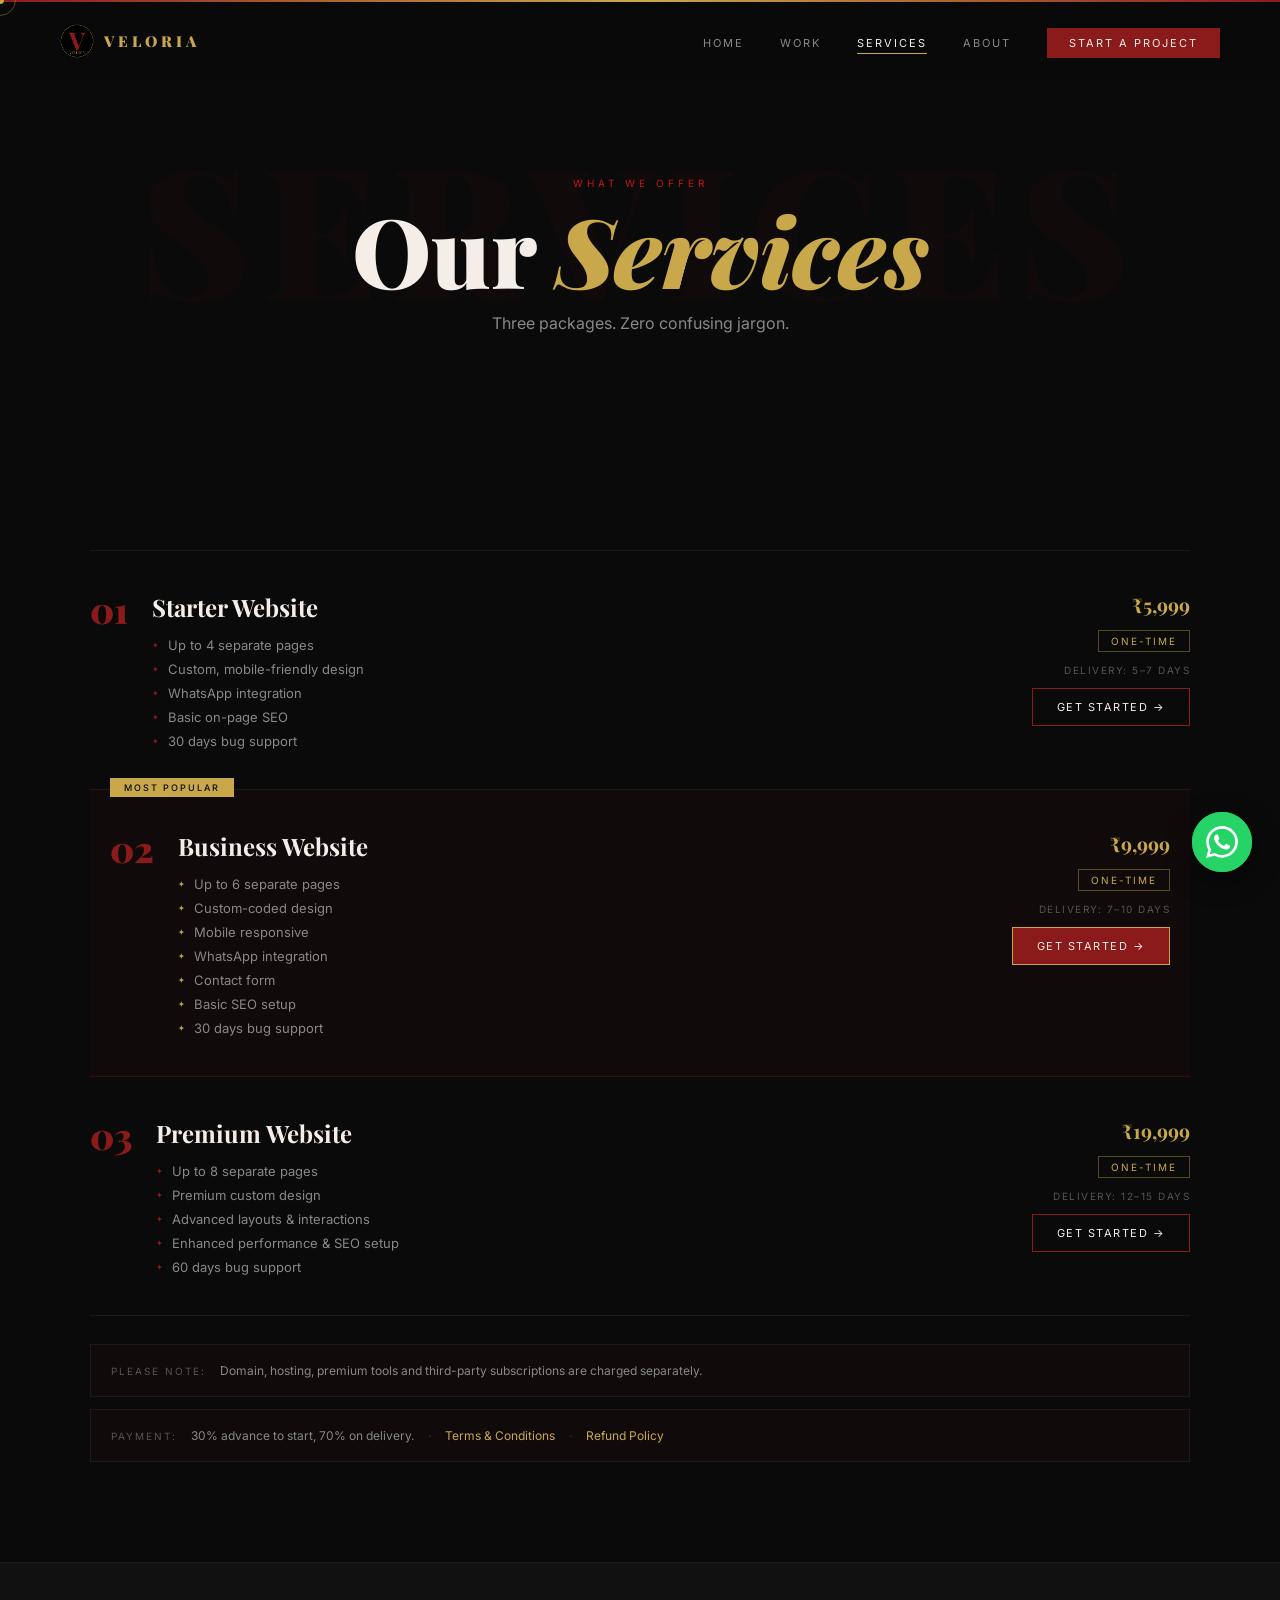
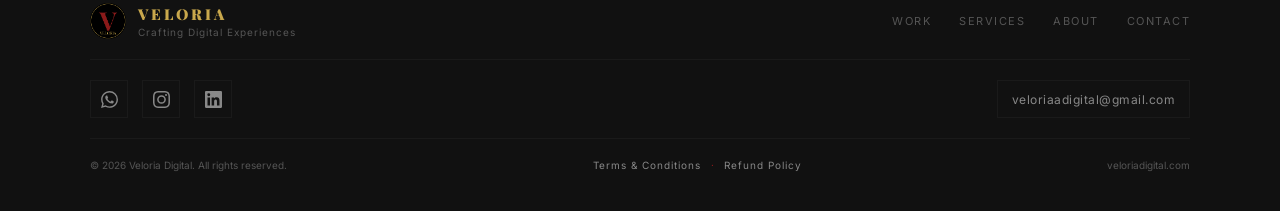
<file: services.html>
<!DOCTYPE html>
<html lang="en">
<head>
<meta charset="UTF-8"/>
<meta name="viewport" content="width=device-width, initial-scale=1.0"/>
<title>Services — Veloria Digital</title>
<link rel="preconnect" href="https://fonts.googleapis.com"/>
<link href="https://fonts.googleapis.com/css2?family=Playfair+Display:ital,wght@0,400;0,700;0,900;1,400;1,700&family=Cormorant+Garamond:ital,wght@0,300;0,400;0,600;1,300;1,400&family=Inter:wght@300;400;500&display=swap" rel="stylesheet"/>
<link rel="stylesheet" href="style.css"/>
</head>
<body>
<div class="cursor" id="cursor"></div>
<div class="cursor-follower" id="cursor-follower"></div>

<nav class="nav" id="navbar">
  <a href="index.html" class="nav-logo">
    <img src="Veloria_logo.png" alt="Veloria" class="nav-logo-img"/>
    <span class="nav-logo-text">VELORIA</span>
  </a>
  <ul class="nav-links">
    <li><a href="index.html">Home</a></li>
    <li><a href="work.html">Work</a></li>
    <li><a href="services.html" class="active">Services</a></li>
    <li><a href="about.html">About</a></li>
    <li><a href="index.html#contact" class="nav-cta" data-start-project>Start a Project</a></li>
  </ul>
  <div class="hamburger" id="hamburger"><span></span><span></span><span></span></div>
</nav>

<div class="mobile-menu" id="mobile-menu">
  <ul>
    <li><a href="index.html" class="mob-link">Home</a></li>
    <li><a href="work.html" class="mob-link">Work</a></li>
    <li><a href="services.html" class="mob-link">Services</a></li>
    <li><a href="about.html" class="mob-link">About</a></li>
    <li><a href="index.html#contact" class="mob-link">Contact</a></li>
  </ul>
</div>

<section class="page-hero">
  <div class="page-hero-bg-word">SERVICES</div>
  <div class="page-hero-content fade-up">
    <span class="eyebrow">What We Offer</span>
    <h1 class="page-hero-title">Our <em>Services</em></h1>
    <p class="page-hero-sub">Three packages. Zero confusing jargon.</p>
  </div>
</section>

<section class="section">
  <div class="section-inner">
    <div class="services-list">
      <div class="service-row fade-up" data-delay="0">
        <div class="sr-left">
          <span class="sr-num">01</span>
          <div>
            <h3 class="sr-title">Starter Website</h3>
            <ul class="sr-features">
              <li>Up to 4 separate pages</li>
              <li>Custom, mobile-friendly design</li>
              <li>WhatsApp integration</li>
              <li>Basic on-page SEO</li>
              <li>30 days bug support</li>
            </ul>
          </div>
        </div>
        <div class="sr-right">
          <span class="sr-price">₹5,999</span>
          <span class="sr-once">One-time</span>
          <span class="sr-days">Delivery: 5–7 days</span>
          <a href="https://wa.me/919229293302?text=Hi%20Veloria%20Digital%2C%20I%27m%20interested%20in%20the%20Starter%20Website%20package%20%28%E2%82%B95%2C999%29." target="_blank" rel="noopener" class="sr-btn" data-start-project data-package="Starter Website — ₹5,999">Get Started →</a>
        </div>
      </div>

      <div class="service-row featured fade-up" data-delay="100">
        <div class="sr-badge">Most Popular</div>
        <div class="sr-left">
          <span class="sr-num">02</span>
          <div>
            <h3 class="sr-title">Business Website</h3>
            <ul class="sr-features">
              <li>Up to 6 separate pages</li>
              <li>Custom-coded design</li>
              <li>Mobile responsive</li>
              <li>WhatsApp integration</li>
              <li>Contact form</li>
              <li>Basic SEO setup</li>
              <li>30 days bug support</li>
            </ul>
          </div>
        </div>
        <div class="sr-right">
          <span class="sr-price">₹9,999</span>
          <span class="sr-once">One-time</span>
          <span class="sr-days">Delivery: 7–10 days</span>
          <a href="https://wa.me/919229293302?text=Hi%20Veloria%20Digital%2C%20I%27m%20interested%20in%20the%20Business%20Website%20package%20%28%E2%82%B99%2C999%29." target="_blank" rel="noopener" class="sr-btn gold-btn" data-start-project data-package="Business Website — ₹9,999">Get Started →</a>
        </div>
      </div>

      <div class="service-row fade-up" data-delay="200">
        <div class="sr-left">
          <span class="sr-num">03</span>
          <div>
            <h3 class="sr-title">Premium Website</h3>
            <ul class="sr-features">
              <li>Up to 8 separate pages</li>
              <li>Premium custom design</li>
              <li>Advanced layouts & interactions</li>
              <li>Enhanced performance & SEO setup</li>
              <li>60 days bug support</li>
            </ul>
          </div>
        </div>
        <div class="sr-right">
          <span class="sr-price">₹19,999</span>
          <span class="sr-once">One-time</span>
          <span class="sr-days">Delivery: 12–15 days</span>
          <a href="https://wa.me/919229293302?text=Hi%20Veloria%20Digital%2C%20I%27m%20interested%20in%20the%20Premium%20Website%20package%20%28%E2%82%B919%2C999%29." target="_blank" rel="noopener" class="sr-btn" data-start-project data-package="Premium Website — ₹19,999">Get Started →</a>
        </div>
      </div>
    </div>

    <div class="addons fade-up">
      <span class="addon-label">Please note:</span>
      <span>Domain, hosting, premium tools and third-party subscriptions are charged separately.</span>
    </div>

    <div class="addons fade-up" style="margin-top:12px">
      <span class="addon-label">Payment:</span>
      <span>30% advance to start, 70% on delivery.</span>
      <span class="adot">·</span>
      <a class="inline-link" href="terms.html">Terms &amp; Conditions</a>
      <span class="adot">·</span>
      <a class="inline-link" href="refund.html">Refund Policy</a>
    </div>
  </div>
</section>

<footer class="footer">
  <div class="footer-inner">
    <div class="footer-top">
      <div class="footer-brand">
        <img src="Veloria_logo.png" alt="Veloria" class="footer-logo"/>
        <div>
          <div class="footer-name">VELORIA</div>
          <div class="footer-sub">Crafting Digital Experiences</div>
        </div>
      </div>
      <div class="footer-links">
        <a href="work.html">Work</a>
        <a href="services.html">Services</a>
        <a href="about.html">About</a>
        <a href="index.html#contact">Contact</a>
      </div>
    </div>
    <div class="footer-social">
      <a href="https://wa.me/919229293302?text=Hi%20Veloria%20Digital%2C%20I%27d%20like%20to%20discuss%20a%20website%20for%20my%20business." target="_blank" rel="noopener" aria-label="WhatsApp"><svg viewBox="0 0 24 24" fill="currentColor" aria-hidden="true"><path d="M17.472 14.382c-.297-.149-1.758-.867-2.03-.967-.273-.099-.471-.148-.67.15-.197.297-.767.966-.94 1.164-.173.199-.347.223-.644.075-.297-.15-1.255-.463-2.39-1.475-.883-.788-1.48-1.761-1.653-2.059-.173-.297-.018-.458.13-.606.134-.133.298-.347.446-.52.149-.174.198-.298.298-.497.099-.198.05-.371-.025-.52-.075-.149-.669-1.612-.916-2.207-.242-.579-.487-.5-.669-.51-.173-.008-.371-.01-.57-.01-.198 0-.52.074-.792.372-.272.297-1.04 1.016-1.04 2.479 0 1.462 1.065 2.875 1.213 3.074.149.198 2.096 3.2 5.077 4.487.709.306 1.262.489 1.694.625.712.227 1.36.195 1.871.118.571-.085 1.758-.719 2.006-1.413.248-.694.248-1.289.173-1.413-.074-.124-.272-.198-.57-.347m-5.421 7.403h-.004a9.87 9.87 0 01-5.031-1.378l-.361-.214-3.741.982.998-3.648-.235-.374a9.86 9.86 0 01-1.51-5.26c.001-5.45 4.436-9.884 9.888-9.884 2.64 0 5.122 1.03 6.988 2.898a9.825 9.825 0 012.893 6.994c-.003 5.45-4.437 9.884-9.885 9.884m8.413-18.297A11.815 11.815 0 0012.05 0C5.495 0 .16 5.335.157 11.892c0 2.096.547 4.142 1.588 5.945L.057 24l6.305-1.654a11.882 11.882 0 005.683 1.448h.005c6.554 0 11.89-5.335 11.893-11.893a11.821 11.821 0 00-3.48-8.413Z"/></svg></a>
      <a href="https://www.instagram.com/veloriaa.digital" target="_blank" rel="noopener" aria-label="Instagram"><svg viewBox="0 0 24 24" fill="currentColor" aria-hidden="true"><path d="M12 2.16c3.2 0 3.58.01 4.85.07 3.25.15 4.77 1.69 4.92 4.92.06 1.27.07 1.65.07 4.85s-.01 3.58-.07 4.85c-.15 3.23-1.66 4.77-4.92 4.92-1.27.06-1.64.07-4.85.07s-3.58-.01-4.85-.07c-3.26-.15-4.77-1.7-4.92-4.92C2.17 15.58 2.16 15.2 2.16 12s.01-3.58.07-4.85C2.38 3.92 3.9 2.38 7.15 2.23 8.42 2.17 8.8 2.16 12 2.16zM12 0C8.74 0 8.33.01 7.05.07 2.7.27.27 2.69.07 7.05.01 8.33 0 8.74 0 12s.01 3.67.07 4.95c.2 4.36 2.62 6.78 6.98 6.98C8.33 23.99 8.74 24 12 24s3.67-.01 4.95-.07c4.35-.2 6.78-2.62 6.98-6.98.06-1.28.07-1.69.07-4.95s-.01-3.67-.07-4.95C23.73 2.7 21.31.27 16.95.07 15.67.01 15.26 0 12 0zm0 5.84a6.16 6.16 0 100 12.32 6.16 6.16 0 000-12.32zM12 16a4 4 0 110-8 4 4 0 010 8zm6.4-11.85a1.44 1.44 0 100 2.88 1.44 1.44 0 000-2.88z"/></svg></a>
      <a href="https://www.linkedin.com/in/veloriaa-digital" target="_blank" rel="noopener" aria-label="LinkedIn"><svg viewBox="0 0 24 24" fill="currentColor" aria-hidden="true"><path d="M20.447 20.452h-3.554v-5.569c0-1.328-.027-3.037-1.852-3.037-1.853 0-2.136 1.445-2.136 2.939v5.667H9.351V9h3.414v1.561h.046c.477-.9 1.637-1.85 3.37-1.85 3.601 0 4.267 2.37 4.267 5.455v6.286zM5.337 7.433a2.062 2.062 0 110-4.125 2.062 2.062 0 010 4.125zm1.782 13.019H3.555V9h3.564v11.452zM22.225 0H1.771C.792 0 0 .774 0 1.729v20.542C0 23.227.792 24 1.771 24h20.451C23.2 24 24 23.227 24 22.271V1.729C24 .774 23.2 0 22.222 0z"/></svg></a>
      <a href="mailto:veloriaadigital@gmail.com" class="footer-mail">veloriaadigital@gmail.com</a>
    </div>
    <div class="footer-bottom">
      <span>© 2026 Veloria Digital. All rights reserved.</span>
      <span class="footer-legal"><a href="terms.html">Terms &amp; Conditions</a><i>·</i><a href="refund.html">Refund Policy</a></span>
      <span>veloriadigital.com</span>
    </div>
  </div>
</footer>
<a href="https://wa.me/919229293302?text=Hi%20Veloria%20Digital%2C%20I%27d%20like%20to%20discuss%20a%20website%20for%20my%20business." class="wa-float" target="_blank" rel="noopener" aria-label="Chat with us on WhatsApp">
  <svg viewBox="0 0 24 24" fill="currentColor" aria-hidden="true"><path d="M17.472 14.382c-.297-.149-1.758-.867-2.03-.967-.273-.099-.471-.148-.67.15-.197.297-.767.966-.94 1.164-.173.199-.347.223-.644.075-.297-.15-1.255-.463-2.39-1.475-.883-.788-1.48-1.761-1.653-2.059-.173-.297-.018-.458.13-.606.134-.133.298-.347.446-.52.149-.174.198-.298.298-.497.099-.198.05-.371-.025-.52-.075-.149-.669-1.612-.916-2.207-.242-.579-.487-.5-.669-.51-.173-.008-.371-.01-.57-.01-.198 0-.52.074-.792.372-.272.297-1.04 1.016-1.04 2.479 0 1.462 1.065 2.875 1.213 3.074.149.198 2.096 3.2 5.077 4.487.709.306 1.262.489 1.694.625.712.227 1.36.195 1.871.118.571-.085 1.758-.719 2.006-1.413.248-.694.248-1.289.173-1.413-.074-.124-.272-.198-.57-.347m-5.421 7.403h-.004a9.87 9.87 0 01-5.031-1.378l-.361-.214-3.741.982.998-3.648-.235-.374a9.86 9.86 0 01-1.51-5.26c.001-5.45 4.436-9.884 9.888-9.884 2.64 0 5.122 1.03 6.988 2.898a9.825 9.825 0 012.893 6.994c-.003 5.45-4.437 9.884-9.885 9.884m8.413-18.297A11.815 11.815 0 0012.05 0C5.495 0 .16 5.335.157 11.892c0 2.096.547 4.142 1.588 5.945L.057 24l6.305-1.654a11.882 11.882 0 005.683 1.448h.005c6.554 0 11.89-5.335 11.893-11.893a11.821 11.821 0 00-3.48-8.413Z"/></svg>
  <span class="wa-tip">Say hi on WhatsApp 👋</span>
</a>
<script src="script.js"></script>
</body>
</html>
</file>
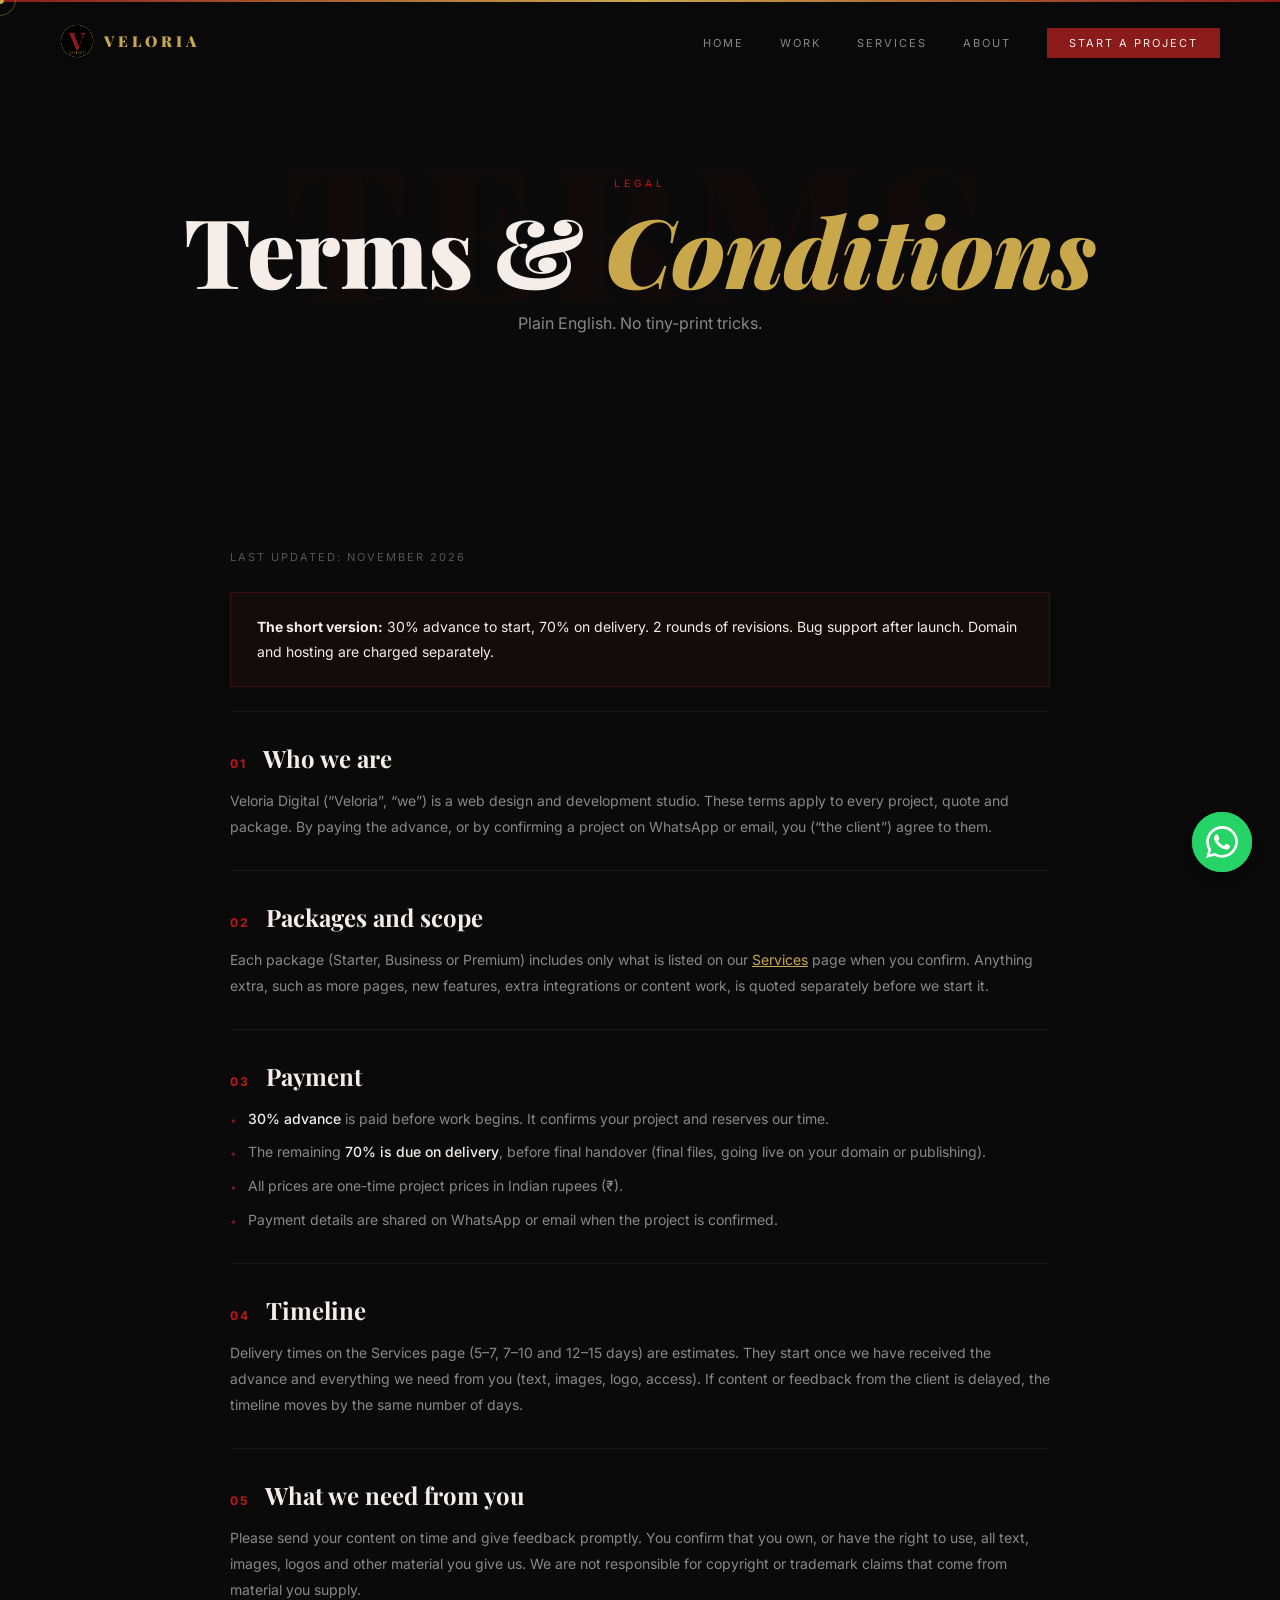
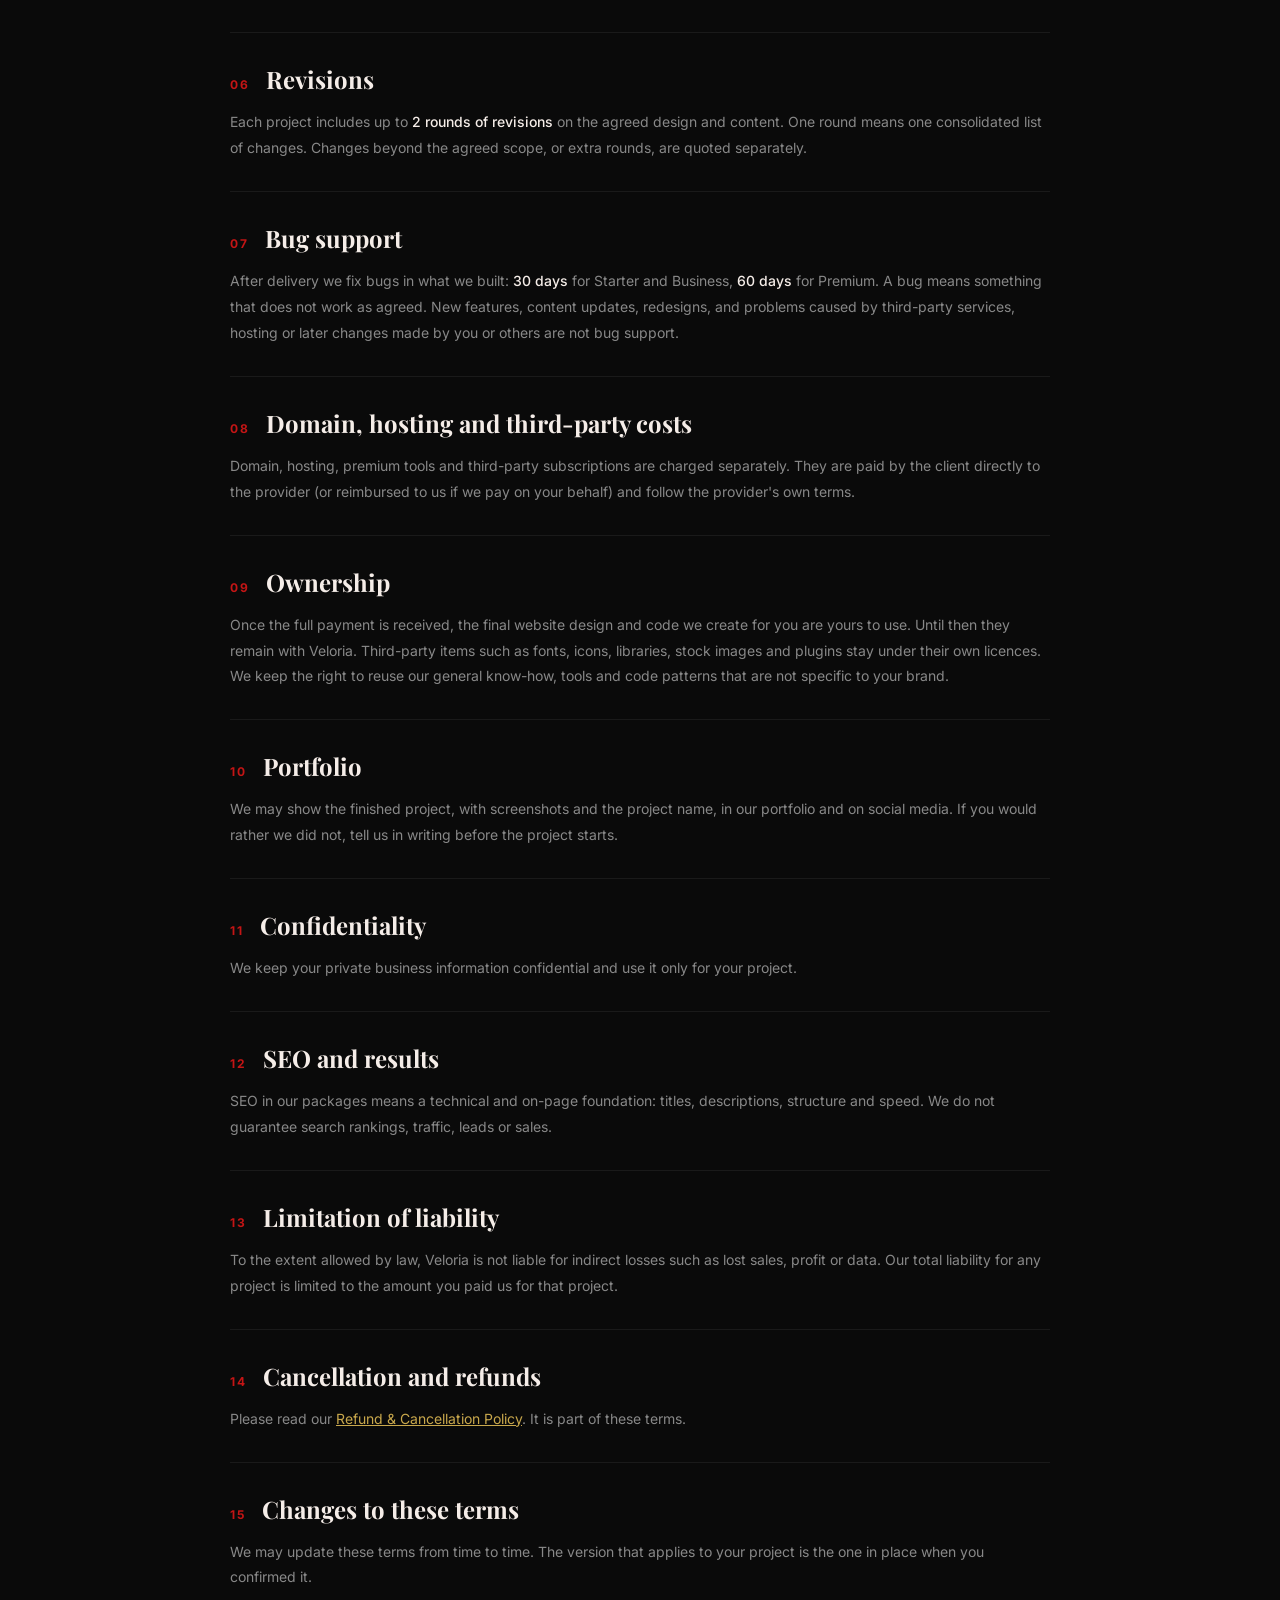
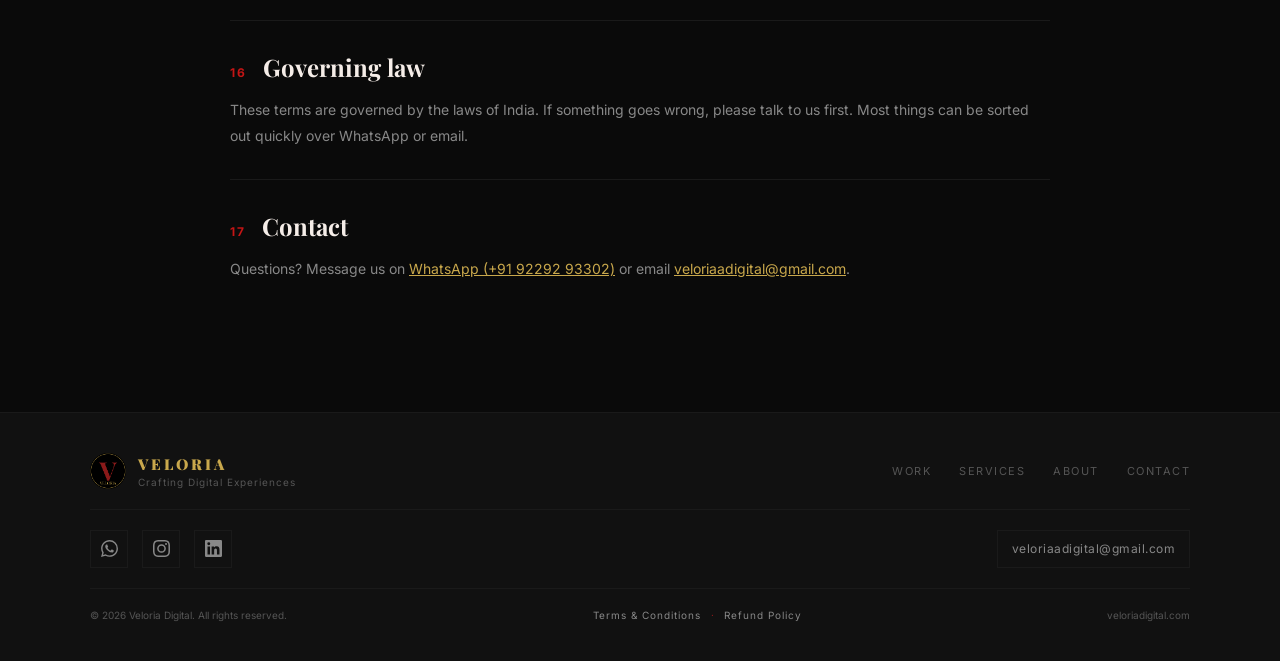
<file: terms.html>
<!DOCTYPE html>
<html lang="en">
<head>
<meta charset="UTF-8"/>
<meta name="viewport" content="width=device-width, initial-scale=1.0"/>
<title>Terms & Conditions — Veloria Digital</title>
<link rel="preconnect" href="https://fonts.googleapis.com"/>
<link href="https://fonts.googleapis.com/css2?family=Playfair+Display:ital,wght@0,400;0,700;0,900;1,400;1,700&family=Cormorant+Garamond:ital,wght@0,300;0,400;0,600;1,300;1,400&family=Inter:wght@300;400;500&display=swap" rel="stylesheet"/>
<link rel="stylesheet" href="style.css"/>
</head>
<body>
<div class="cursor" id="cursor"></div>
<div class="cursor-follower" id="cursor-follower"></div>

<nav class="nav" id="navbar">
  <a href="index.html" class="nav-logo">
    <img src="Veloria_logo.png" alt="Veloria" class="nav-logo-img"/>
    <span class="nav-logo-text">VELORIA</span>
  </a>
  <ul class="nav-links">
    <li><a href="index.html">Home</a></li>
    <li><a href="work.html">Work</a></li>
    <li><a href="services.html">Services</a></li>
    <li><a href="about.html">About</a></li>
    <li><a href="index.html#contact" class="nav-cta" data-start-project>Start a Project</a></li>
  </ul>
  <div class="hamburger" id="hamburger"><span></span><span></span><span></span></div>
</nav>

<div class="mobile-menu" id="mobile-menu">
  <ul>
    <li><a href="index.html" class="mob-link">Home</a></li>
    <li><a href="work.html" class="mob-link">Work</a></li>
    <li><a href="services.html" class="mob-link">Services</a></li>
    <li><a href="about.html" class="mob-link">About</a></li>
    <li><a href="index.html#contact" class="mob-link">Contact</a></li>
  </ul>
</div>

<section class="page-hero">
  <div class="page-hero-bg-word">TERMS</div>
  <div class="page-hero-content fade-up">
    <span class="eyebrow">Legal</span>
    <h1 class="page-hero-title">Terms &amp; <em>Conditions</em></h1>
    <p class="page-hero-sub">Plain English. No tiny-print tricks.</p>
  </div>
</section>

<section class="section legal">
  <div class="legal-inner">
    <p class="legal-meta">Last updated: November 2026</p>
    <div class="legal-callout fade-up"><strong>The short version:</strong> 30% advance to start, 70% on delivery. 2 rounds of revisions. Bug support after launch. Domain and hosting are charged separately.</div>
    <div class="legal-block fade-up">
      <h2><span>01</span> Who we are</h2>
      <p>Veloria Digital (“Veloria”, “we”) is a web design and development studio. These terms apply to every project, quote and package. By paying the advance, or by confirming a project on WhatsApp or email, you (“the client”) agree to them.</p>
    </div>
    <div class="legal-block fade-up">
      <h2><span>02</span> Packages and scope</h2>
      <p>Each package (Starter, Business or Premium) includes only what is listed on our <a href="services.html">Services</a> page when you confirm. Anything extra, such as more pages, new features, extra integrations or content work, is quoted separately before we start it.</p>
    </div>
    <div class="legal-block fade-up">
      <h2><span>03</span> Payment</h2>
      <ul>
        <li><strong>30% advance</strong> is paid before work begins. It confirms your project and reserves our time.</li>
        <li>The remaining <strong>70% is due on delivery</strong>, before final handover (final files, going live on your domain or publishing).</li>
        <li>All prices are one-time project prices in Indian rupees (₹).</li>
        <li>Payment details are shared on WhatsApp or email when the project is confirmed.</li>
      </ul>
    </div>
    <div class="legal-block fade-up">
      <h2><span>04</span> Timeline</h2>
      <p>Delivery times on the Services page (5–7, 7–10 and 12–15 days) are estimates. They start once we have received the advance and everything we need from you (text, images, logo, access). If content or feedback from the client is delayed, the timeline moves by the same number of days.</p>
    </div>
    <div class="legal-block fade-up">
      <h2><span>05</span> What we need from you</h2>
      <p>Please send your content on time and give feedback promptly. You confirm that you own, or have the right to use, all text, images, logos and other material you give us. We are not responsible for copyright or trademark claims that come from material you supply.</p>
    </div>
    <div class="legal-block fade-up">
      <h2><span>06</span> Revisions</h2>
      <p>Each project includes up to <strong>2 rounds of revisions</strong> on the agreed design and content. One round means one consolidated list of changes. Changes beyond the agreed scope, or extra rounds, are quoted separately.</p>
    </div>
    <div class="legal-block fade-up">
      <h2><span>07</span> Bug support</h2>
      <p>After delivery we fix bugs in what we built: <strong>30 days</strong> for Starter and Business, <strong>60 days</strong> for Premium. A bug means something that does not work as agreed. New features, content updates, redesigns, and problems caused by third-party services, hosting or later changes made by you or others are not bug support.</p>
    </div>
    <div class="legal-block fade-up">
      <h2><span>08</span> Domain, hosting and third-party costs</h2>
      <p>Domain, hosting, premium tools and third-party subscriptions are charged separately. They are paid by the client directly to the provider (or reimbursed to us if we pay on your behalf) and follow the provider's own terms.</p>
    </div>
    <div class="legal-block fade-up">
      <h2><span>09</span> Ownership</h2>
      <p>Once the full payment is received, the final website design and code we create for you are yours to use. Until then they remain with Veloria. Third-party items such as fonts, icons, libraries, stock images and plugins stay under their own licences. We keep the right to reuse our general know-how, tools and code patterns that are not specific to your brand.</p>
    </div>
    <div class="legal-block fade-up">
      <h2><span>10</span> Portfolio</h2>
      <p>We may show the finished project, with screenshots and the project name, in our portfolio and on social media. If you would rather we did not, tell us in writing before the project starts.</p>
    </div>
    <div class="legal-block fade-up">
      <h2><span>11</span> Confidentiality</h2>
      <p>We keep your private business information confidential and use it only for your project.</p>
    </div>
    <div class="legal-block fade-up">
      <h2><span>12</span> SEO and results</h2>
      <p>SEO in our packages means a technical and on-page foundation: titles, descriptions, structure and speed. We do not guarantee search rankings, traffic, leads or sales.</p>
    </div>
    <div class="legal-block fade-up">
      <h2><span>13</span> Limitation of liability</h2>
      <p>To the extent allowed by law, Veloria is not liable for indirect losses such as lost sales, profit or data. Our total liability for any project is limited to the amount you paid us for that project.</p>
    </div>
    <div class="legal-block fade-up">
      <h2><span>14</span> Cancellation and refunds</h2>
      <p>Please read our <a href="refund.html">Refund &amp; Cancellation Policy</a>. It is part of these terms.</p>
    </div>
    <div class="legal-block fade-up">
      <h2><span>15</span> Changes to these terms</h2>
      <p>We may update these terms from time to time. The version that applies to your project is the one in place when you confirmed it.</p>
    </div>
    <div class="legal-block fade-up">
      <h2><span>16</span> Governing law</h2>
      <p>These terms are governed by the laws of India. If something goes wrong, please talk to us first. Most things can be sorted out quickly over WhatsApp or email.</p>
    </div>
    <div class="legal-block fade-up">
      <h2><span>17</span> Contact</h2>
      <p>Questions? Message us on <a href="https://wa.me/919229293302" target="_blank" rel="noopener">WhatsApp (+91 92292 93302)</a> or email <a href="mailto:veloriaadigital@gmail.com">veloriaadigital@gmail.com</a>.</p>
    </div>
  </div>
</section>

<footer class="footer">
  <div class="footer-inner">
    <div class="footer-top">
      <div class="footer-brand">
        <img src="Veloria_logo.png" alt="Veloria" class="footer-logo"/>
        <div>
          <div class="footer-name">VELORIA</div>
          <div class="footer-sub">Crafting Digital Experiences</div>
        </div>
      </div>
      <div class="footer-links">
        <a href="work.html">Work</a>
        <a href="services.html">Services</a>
        <a href="about.html">About</a>
        <a href="index.html#contact">Contact</a>
      </div>
    </div>
    <div class="footer-social">
      <a href="https://wa.me/919229293302?text=Hi%20Veloria%20Digital%2C%20I%27d%20like%20to%20discuss%20a%20website%20for%20my%20business." target="_blank" rel="noopener" aria-label="WhatsApp"><svg viewBox="0 0 24 24" fill="currentColor" aria-hidden="true"><path d="M17.472 14.382c-.297-.149-1.758-.867-2.03-.967-.273-.099-.471-.148-.67.15-.197.297-.767.966-.94 1.164-.173.199-.347.223-.644.075-.297-.15-1.255-.463-2.39-1.475-.883-.788-1.48-1.761-1.653-2.059-.173-.297-.018-.458.13-.606.134-.133.298-.347.446-.52.149-.174.198-.298.298-.497.099-.198.05-.371-.025-.52-.075-.149-.669-1.612-.916-2.207-.242-.579-.487-.5-.669-.51-.173-.008-.371-.01-.57-.01-.198 0-.52.074-.792.372-.272.297-1.04 1.016-1.04 2.479 0 1.462 1.065 2.875 1.213 3.074.149.198 2.096 3.2 5.077 4.487.709.306 1.262.489 1.694.625.712.227 1.36.195 1.871.118.571-.085 1.758-.719 2.006-1.413.248-.694.248-1.289.173-1.413-.074-.124-.272-.198-.57-.347m-5.421 7.403h-.004a9.87 9.87 0 01-5.031-1.378l-.361-.214-3.741.982.998-3.648-.235-.374a9.86 9.86 0 01-1.51-5.26c.001-5.45 4.436-9.884 9.888-9.884 2.64 0 5.122 1.03 6.988 2.898a9.825 9.825 0 012.893 6.994c-.003 5.45-4.437 9.884-9.885 9.884m8.413-18.297A11.815 11.815 0 0012.05 0C5.495 0 .16 5.335.157 11.892c0 2.096.547 4.142 1.588 5.945L.057 24l6.305-1.654a11.882 11.882 0 005.683 1.448h.005c6.554 0 11.89-5.335 11.893-11.893a11.821 11.821 0 00-3.48-8.413Z"/></svg></a>
      <a href="https://www.instagram.com/veloriaa.digital" target="_blank" rel="noopener" aria-label="Instagram"><svg viewBox="0 0 24 24" fill="currentColor" aria-hidden="true"><path d="M12 2.16c3.2 0 3.58.01 4.85.07 3.25.15 4.77 1.69 4.92 4.92.06 1.27.07 1.65.07 4.85s-.01 3.58-.07 4.85c-.15 3.23-1.66 4.77-4.92 4.92-1.27.06-1.64.07-4.85.07s-3.58-.01-4.85-.07c-3.26-.15-4.77-1.7-4.92-4.92C2.17 15.58 2.16 15.2 2.16 12s.01-3.58.07-4.85C2.38 3.92 3.9 2.38 7.15 2.23 8.42 2.17 8.8 2.16 12 2.16zM12 0C8.74 0 8.33.01 7.05.07 2.7.27.27 2.69.07 7.05.01 8.33 0 8.74 0 12s.01 3.67.07 4.95c.2 4.36 2.62 6.78 6.98 6.98C8.33 23.99 8.74 24 12 24s3.67-.01 4.95-.07c4.35-.2 6.78-2.62 6.98-6.98.06-1.28.07-1.69.07-4.95s-.01-3.67-.07-4.95C23.73 2.7 21.31.27 16.95.07 15.67.01 15.26 0 12 0zm0 5.84a6.16 6.16 0 100 12.32 6.16 6.16 0 000-12.32zM12 16a4 4 0 110-8 4 4 0 010 8zm6.4-11.85a1.44 1.44 0 100 2.88 1.44 1.44 0 000-2.88z"/></svg></a>
      <a href="https://www.linkedin.com/in/veloriaa-digital" target="_blank" rel="noopener" aria-label="LinkedIn"><svg viewBox="0 0 24 24" fill="currentColor" aria-hidden="true"><path d="M20.447 20.452h-3.554v-5.569c0-1.328-.027-3.037-1.852-3.037-1.853 0-2.136 1.445-2.136 2.939v5.667H9.351V9h3.414v1.561h.046c.477-.9 1.637-1.85 3.37-1.85 3.601 0 4.267 2.37 4.267 5.455v6.286zM5.337 7.433a2.062 2.062 0 110-4.125 2.062 2.062 0 010 4.125zm1.782 13.019H3.555V9h3.564v11.452zM22.225 0H1.771C.792 0 0 .774 0 1.729v20.542C0 23.227.792 24 1.771 24h20.451C23.2 24 24 23.227 24 22.271V1.729C24 .774 23.2 0 22.222 0z"/></svg></a>
      <a href="mailto:veloriaadigital@gmail.com" class="footer-mail">veloriaadigital@gmail.com</a>
    </div>
    <div class="footer-bottom">
      <span>© 2026 Veloria Digital. All rights reserved.</span>
      <span class="footer-legal"><a href="terms.html">Terms &amp; Conditions</a><i>·</i><a href="refund.html">Refund Policy</a></span>
      <span>veloriadigital.com</span>
    </div>
  </div>
</footer>
<a href="https://wa.me/919229293302?text=Hi%20Veloria%20Digital%2C%20I%27d%20like%20to%20discuss%20a%20website%20for%20my%20business." class="wa-float" target="_blank" rel="noopener" aria-label="Chat with us on WhatsApp">
  <svg viewBox="0 0 24 24" fill="currentColor" aria-hidden="true"><path d="M17.472 14.382c-.297-.149-1.758-.867-2.03-.967-.273-.099-.471-.148-.67.15-.197.297-.767.966-.94 1.164-.173.199-.347.223-.644.075-.297-.15-1.255-.463-2.39-1.475-.883-.788-1.48-1.761-1.653-2.059-.173-.297-.018-.458.13-.606.134-.133.298-.347.446-.52.149-.174.198-.298.298-.497.099-.198.05-.371-.025-.52-.075-.149-.669-1.612-.916-2.207-.242-.579-.487-.5-.669-.51-.173-.008-.371-.01-.57-.01-.198 0-.52.074-.792.372-.272.297-1.04 1.016-1.04 2.479 0 1.462 1.065 2.875 1.213 3.074.149.198 2.096 3.2 5.077 4.487.709.306 1.262.489 1.694.625.712.227 1.36.195 1.871.118.571-.085 1.758-.719 2.006-1.413.248-.694.248-1.289.173-1.413-.074-.124-.272-.198-.57-.347m-5.421 7.403h-.004a9.87 9.87 0 01-5.031-1.378l-.361-.214-3.741.982.998-3.648-.235-.374a9.86 9.86 0 01-1.51-5.26c.001-5.45 4.436-9.884 9.888-9.884 2.64 0 5.122 1.03 6.988 2.898a9.825 9.825 0 012.893 6.994c-.003 5.45-4.437 9.884-9.885 9.884m8.413-18.297A11.815 11.815 0 0012.05 0C5.495 0 .16 5.335.157 11.892c0 2.096.547 4.142 1.588 5.945L.057 24l6.305-1.654a11.882 11.882 0 005.683 1.448h.005c6.554 0 11.89-5.335 11.893-11.893a11.821 11.821 0 00-3.48-8.413Z"/></svg>
  <span class="wa-tip">Say hi on WhatsApp 👋</span>
</a>
<script src="script.js"></script>
</body>
</html>
</file>
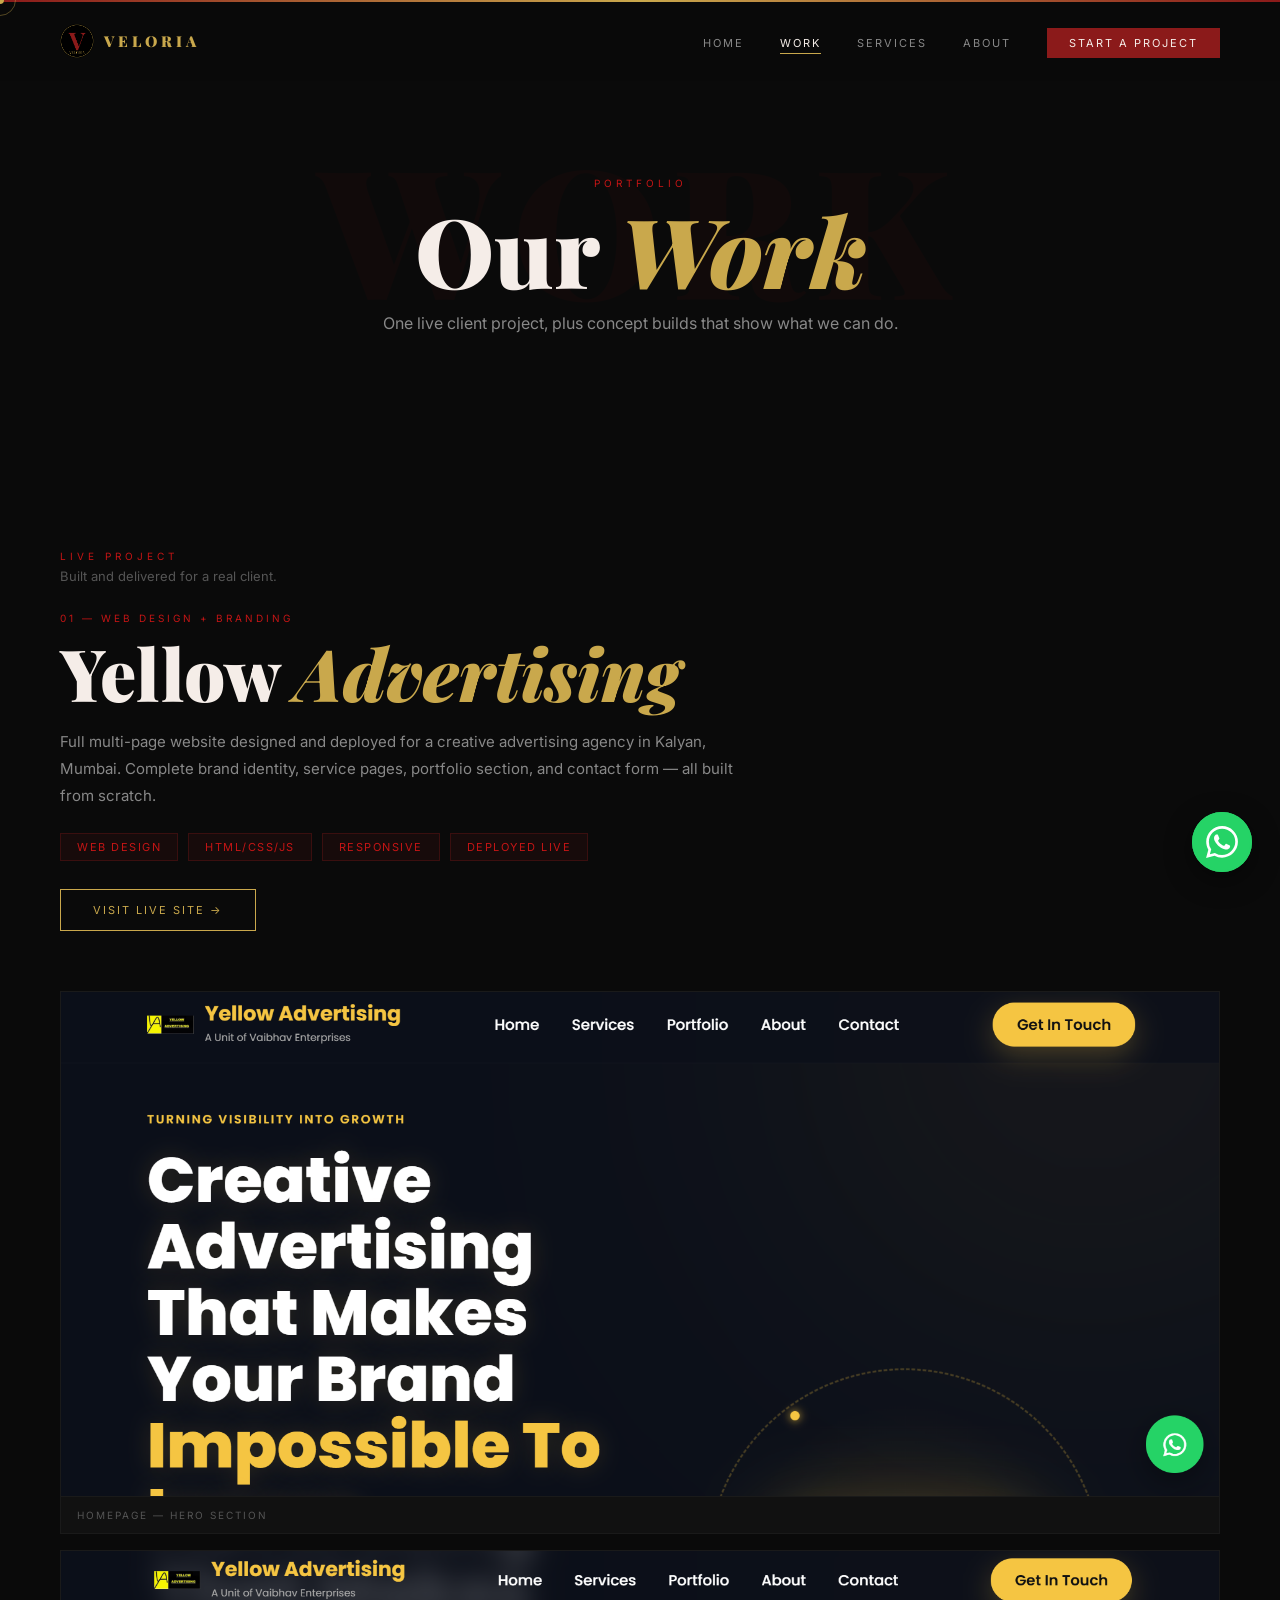
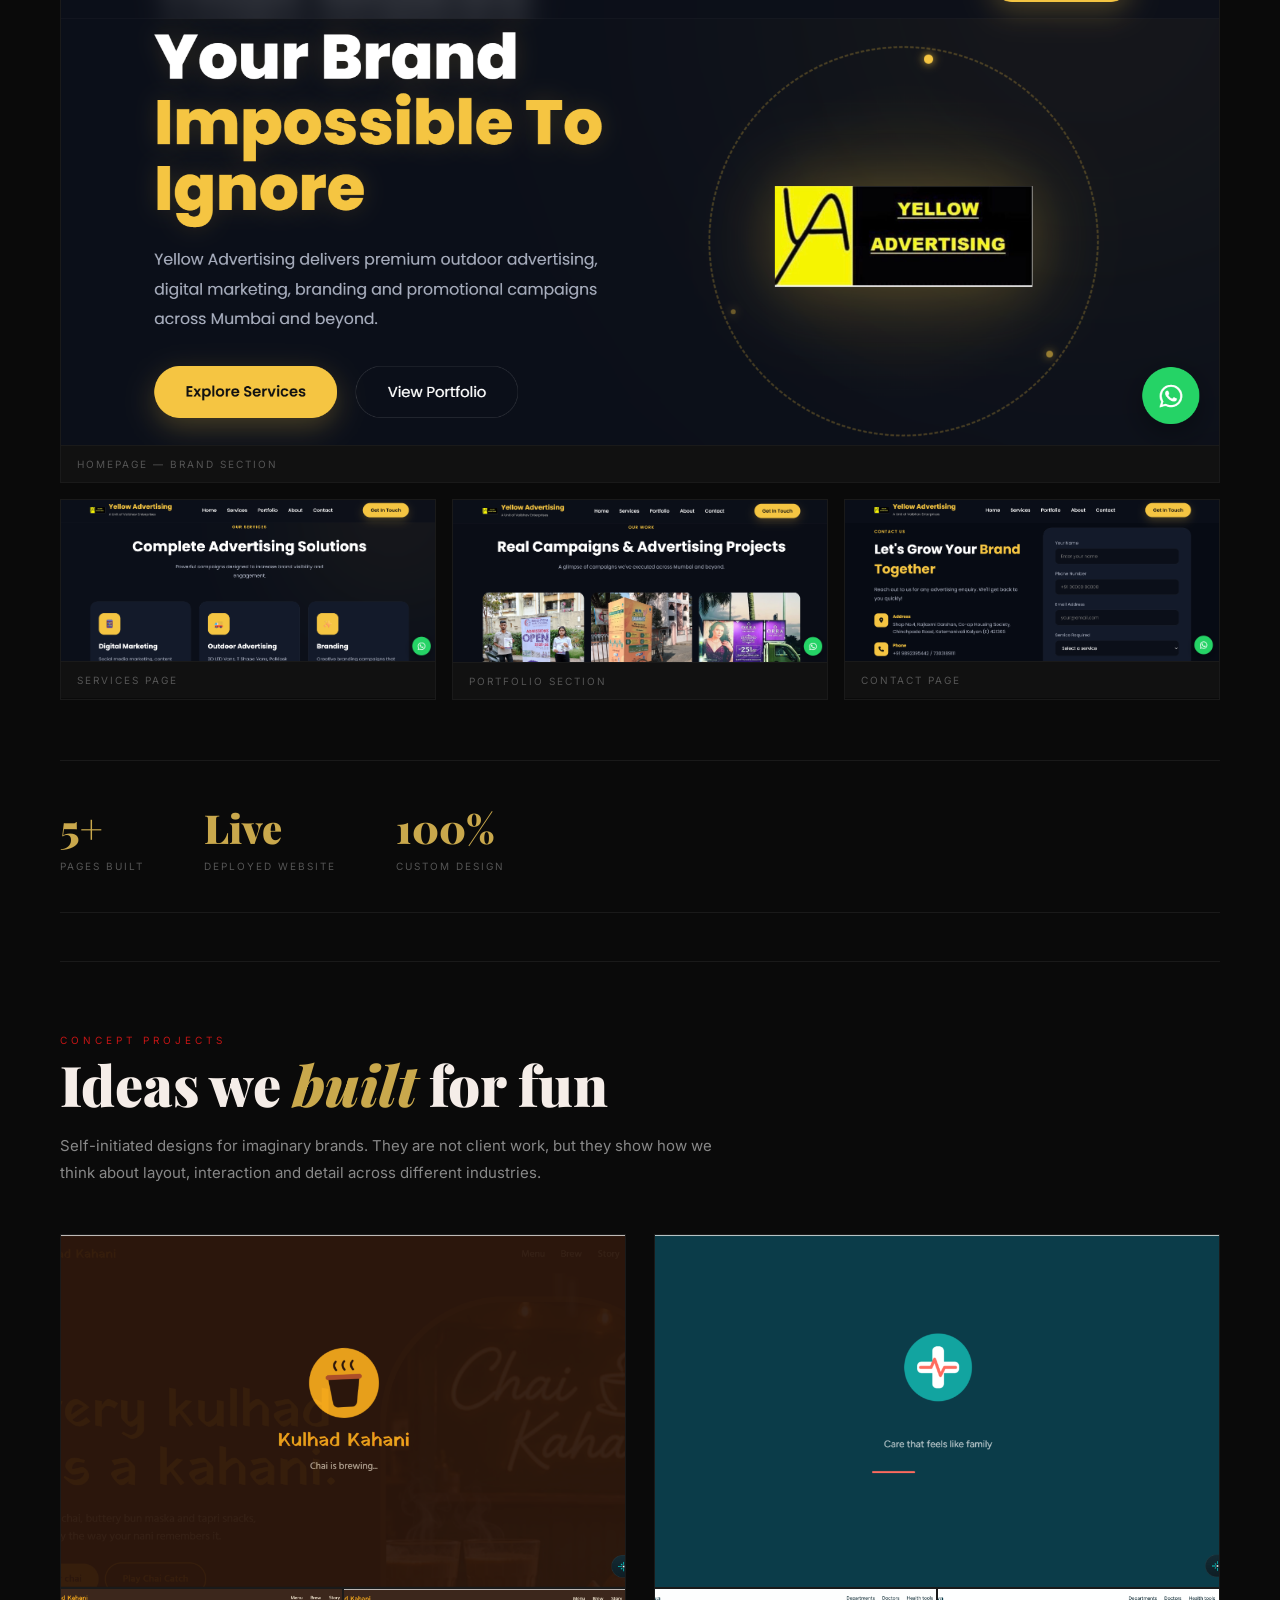
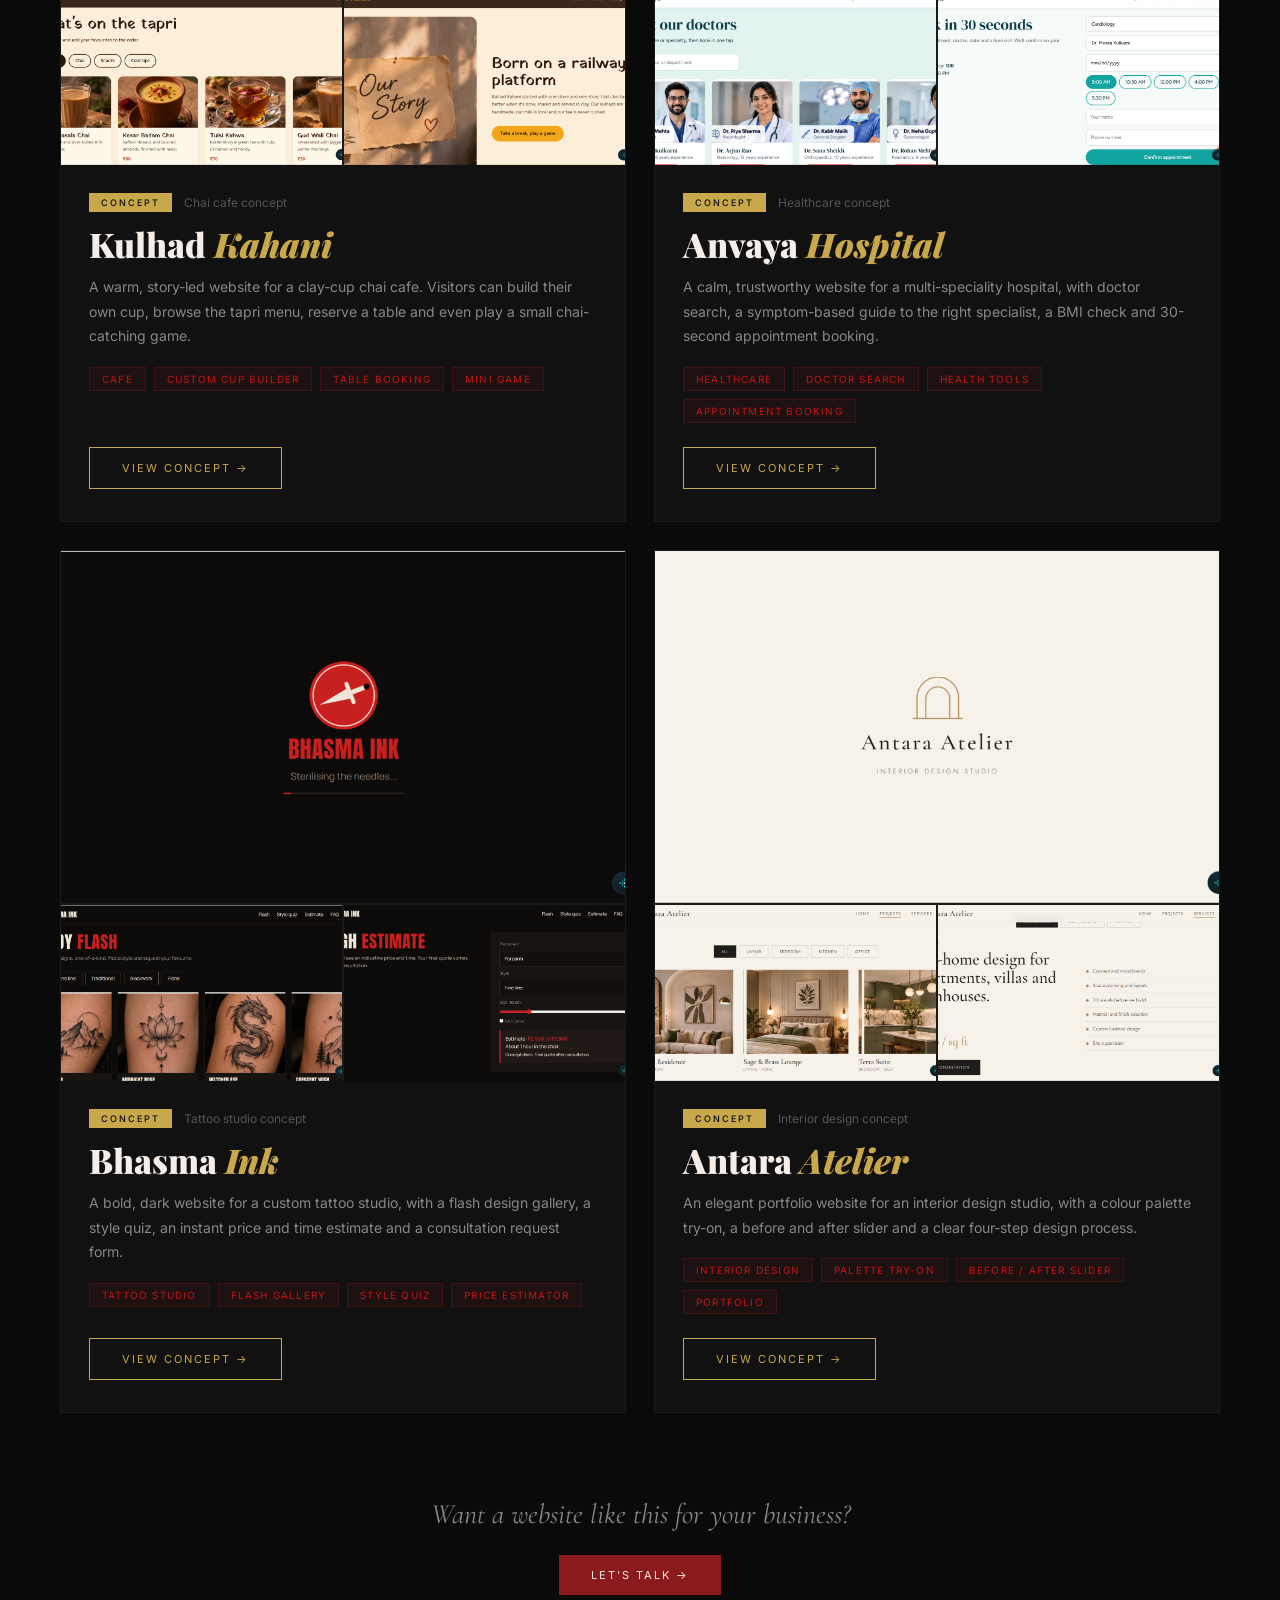
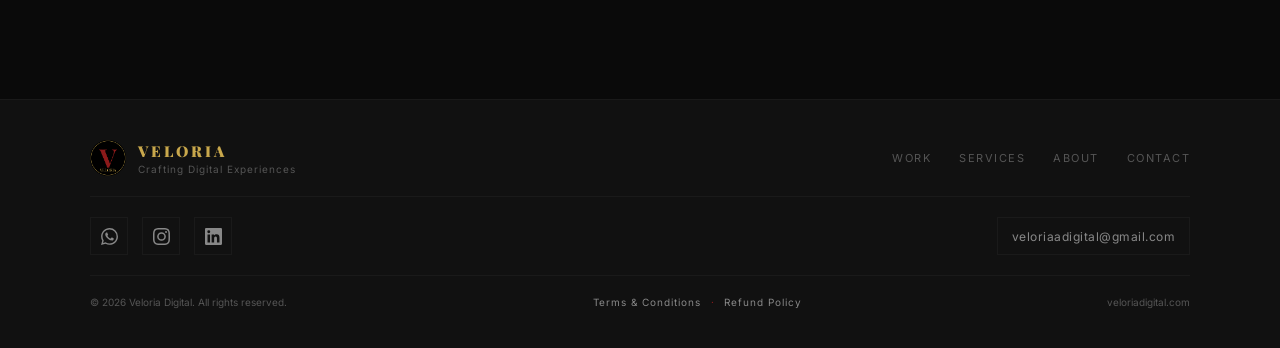
<file: work.html>
<!DOCTYPE html>
<html lang="en">
<head>
<meta charset="UTF-8"/>
<meta name="viewport" content="width=device-width, initial-scale=1.0"/>
<title>Our Work — Veloria Digital</title>
<link rel="preconnect" href="https://fonts.googleapis.com"/>
<link href="https://fonts.googleapis.com/css2?family=Playfair+Display:ital,wght@0,400;0,700;0,900;1,400;1,700&family=Cormorant+Garamond:ital,wght@0,300;0,400;0,600;1,300;1,400&family=Inter:wght@300;400;500&display=swap" rel="stylesheet"/>
<link rel="stylesheet" href="style.css"/>
</head>
<body>
<div class="cursor" id="cursor"></div>
<div class="cursor-follower" id="cursor-follower"></div>

<nav class="nav" id="navbar">
  <a href="index.html" class="nav-logo">
    <img src="Veloria_logo.png" alt="Veloria" class="nav-logo-img"/>
    <span class="nav-logo-text">VELORIA</span>
  </a>
  <ul class="nav-links">
    <li><a href="index.html">Home</a></li>
    <li><a href="work.html" class="active">Work</a></li>
    <li><a href="services.html">Services</a></li>
    <li><a href="about.html">About</a></li>
    <li><a href="index.html#contact" class="nav-cta" data-start-project>Start a Project</a></li>
  </ul>
  <div class="hamburger" id="hamburger"><span></span><span></span><span></span></div>
</nav>

<div class="mobile-menu" id="mobile-menu">
  <ul>
    <li><a href="index.html" class="mob-link">Home</a></li>
    <li><a href="work.html" class="mob-link">Work</a></li>
    <li><a href="services.html" class="mob-link">Services</a></li>
    <li><a href="about.html" class="mob-link">About</a></li>
    <li><a href="index.html#contact" class="mob-link">Contact</a></li>
  </ul>
</div>

<!-- PAGE HERO -->
<section class="page-hero">
  <div class="page-hero-bg-word">WORK</div>
  <div class="page-hero-content fade-up">
    <span class="eyebrow">Portfolio</span>
    <h1 class="page-hero-title">Our <em>Work</em></h1>
    <p class="page-hero-sub">One live client project, plus concept builds that show what we can do.</p>
  </div>
</section>

<!-- WORK SHOWCASE -->
<section class="section work-page" id="work">
  <div class="section-inner">

    <!-- LIVE PROJECT LABEL -->
    <div class="work-group fade-up">
      <span class="eyebrow">Live Project</span>
      <p class="work-group-note">Built and delivered for a real client.</p>
    </div>

    <!-- PROJECT HEADER -->
    <div class="project-header fade-up">
      <div class="project-label">01 — Web Design + Branding</div>
      <h2 class="project-title">Yellow <em>Advertising</em></h2>
      <p class="project-desc">Full multi-page website designed and deployed for a creative advertising agency in Kalyan, Mumbai. Complete brand identity, service pages, portfolio section, and contact form — all built from scratch.</p>
      <div class="project-tags">
        <span>Web Design</span>
        <span>HTML/CSS/JS</span>
        <span>Responsive</span>
        <span>Deployed Live</span>
      </div>
      <a href="https://yellowadvertisement.com" target="_blank" rel="noopener" class="btn-ghost">Visit Live Site →</a>
    </div>

    <!-- 5 IMAGES SHOWCASE -->
    <div class="showcase-grid fade-up">
      <div class="showcase-img-large">
        <img src="images/yellow-1.png" alt="Yellow Advertising Hero" class="showcase-img"/>
        <div class="showcase-label">Homepage — Hero Section</div>
      </div>
      <div class="showcase-img-large">
        <img src="images/yellow-2.png" alt="Yellow Advertising" class="showcase-img"/>
        <div class="showcase-label">Homepage — Brand Section</div>
      </div>
      <div class="showcase-row">
        <div class="showcase-img-small">
          <img src="images/yellow-3.png" alt="Yellow Advertising Services" class="showcase-img"/>
          <div class="showcase-label">Services Page</div>
        </div>
        <div class="showcase-img-small">
          <img src="images/yellow-4.png" alt="Yellow Advertising Portfolio" class="showcase-img"/>
          <div class="showcase-label">Portfolio Section</div>
        </div>
        <div class="showcase-img-small">
          <img src="images/yellow-5.png" alt="Yellow Advertising Contact" class="showcase-img"/>
          <div class="showcase-label">Contact Page</div>
        </div>
      </div>
    </div>

    <!-- PROJECT RESULTS -->
    <div class="project-results fade-up">
      <div class="result-item">
        <span class="result-num">5+</span>
        <span class="result-label">Pages Built</span>
      </div>
      <div class="result-item">
        <span class="result-num">Live</span>
        <span class="result-label">Deployed Website</span>
      </div>
      <div class="result-item">
        <span class="result-num">100%</span>
        <span class="result-label">Custom Design</span>
      </div>
    </div>

    <!-- CONCEPT PROJECTS -->
    <div class="concept-section" id="concepts">
      <div class="concept-head fade-up">
        <span class="eyebrow">Concept Projects</span>
        <h2 class="project-title">Ideas we <em>built</em> for fun</h2>
        <p class="project-desc">Self-initiated designs for imaginary brands. They are not client work, but they show how we think about layout, interaction and detail across different industries.</p>
      </div>
      <div class="concept-grid">
      <article class="concept-card fade-up" data-delay="0">
        <div class="cp-shots">
          <div class="cp-shot cp-main" data-label="Kulhad Kahani"><img src="images/concept1-1.png" alt="Kulhad Kahani concept: Homepage hero" loading="lazy" onerror="this.parentNode.classList.add('missing');this.remove()"/><span class="cp-cap">Homepage hero</span></div>
          <div class="cp-row">
            <div class="cp-shot cp-sub" data-label="Kulhad Kahani"><img src="images/concept1-2.png" alt="Kulhad Kahani concept: Menu and cup builder" loading="lazy" onerror="this.parentNode.classList.add('missing');this.remove()"/><span class="cp-cap">Menu and cup builder</span></div>
            <div class="cp-shot cp-sub" data-label="Kulhad Kahani"><img src="images/concept1-3.png" alt="Kulhad Kahani concept: Mobile view" loading="lazy" onerror="this.parentNode.classList.add('missing');this.remove()"/><span class="cp-cap">Mobile view</span></div>
          </div>
        </div>
        <div class="cp-body">
          <div class="cp-meta"><span class="cp-badge">Concept</span><span class="cp-kind">Chai cafe concept</span></div>
          <h3 class="cp-title">Kulhad <em>Kahani</em></h3>
          <p class="cp-desc">A warm, story-led website for a clay-cup chai cafe. Visitors can build their own cup, browse the tapri menu, reserve a table and even play a small chai-catching game.</p>
          <div class="cp-tags"><span>Cafe</span><span>Custom Cup Builder</span><span>Table Booking</span><span>Mini Game</span></div>
          <a href="https://kulhad-kahani.netlify.app/" target="_blank" rel="noopener" class="btn-ghost cp-btn" aria-label="View Kulhad Kahani concept (opens in a new tab)">View concept →</a>
        </div>
      </article>
      <article class="concept-card fade-up" data-delay="120">
        <div class="cp-shots">
          <div class="cp-shot cp-main" data-label="Anvaya Hospital"><img src="images/concept2-1.png" alt="Anvaya Hospital concept: Homepage hero" loading="lazy" onerror="this.parentNode.classList.add('missing');this.remove()"/><span class="cp-cap">Homepage hero</span></div>
          <div class="cp-row">
            <div class="cp-shot cp-sub" data-label="Anvaya Hospital"><img src="images/concept2-2.png" alt="Anvaya Hospital concept: Doctors and health tools" loading="lazy" onerror="this.parentNode.classList.add('missing');this.remove()"/><span class="cp-cap">Doctors and health tools</span></div>
            <div class="cp-shot cp-sub" data-label="Anvaya Hospital"><img src="images/concept2-3.png" alt="Anvaya Hospital concept: Mobile view" loading="lazy" onerror="this.parentNode.classList.add('missing');this.remove()"/><span class="cp-cap">Mobile view</span></div>
          </div>
        </div>
        <div class="cp-body">
          <div class="cp-meta"><span class="cp-badge">Concept</span><span class="cp-kind">Healthcare concept</span></div>
          <h3 class="cp-title">Anvaya <em>Hospital</em></h3>
          <p class="cp-desc">A calm, trustworthy website for a multi-speciality hospital, with doctor search, a symptom-based guide to the right specialist, a BMI check and 30-second appointment booking.</p>
          <div class="cp-tags"><span>Healthcare</span><span>Doctor Search</span><span>Health Tools</span><span>Appointment Booking</span></div>
          <a href="https://anvaya-hospital.netlify.app/" target="_blank" rel="noopener" class="btn-ghost cp-btn" aria-label="View Anvaya Hospital concept (opens in a new tab)">View concept →</a>
        </div>
      </article>
      <article class="concept-card fade-up" data-delay="0">
        <div class="cp-shots">
          <div class="cp-shot cp-main" data-label="Bhasma Ink"><img src="images/concept3-1.png" alt="Bhasma Ink concept: Homepage hero" loading="lazy" onerror="this.parentNode.classList.add('missing');this.remove()"/><span class="cp-cap">Homepage hero</span></div>
          <div class="cp-row">
            <div class="cp-shot cp-sub" data-label="Bhasma Ink"><img src="images/concept3-2.png" alt="Bhasma Ink concept: Flash gallery and style quiz" loading="lazy" onerror="this.parentNode.classList.add('missing');this.remove()"/><span class="cp-cap">Flash gallery and style quiz</span></div>
            <div class="cp-shot cp-sub" data-label="Bhasma Ink"><img src="images/concept3-3.png" alt="Bhasma Ink concept: Mobile view" loading="lazy" onerror="this.parentNode.classList.add('missing');this.remove()"/><span class="cp-cap">Mobile view</span></div>
          </div>
        </div>
        <div class="cp-body">
          <div class="cp-meta"><span class="cp-badge">Concept</span><span class="cp-kind">Tattoo studio concept</span></div>
          <h3 class="cp-title">Bhasma <em>Ink</em></h3>
          <p class="cp-desc">A bold, dark website for a custom tattoo studio, with a flash design gallery, a style quiz, an instant price and time estimate and a consultation request form.</p>
          <div class="cp-tags"><span>Tattoo Studio</span><span>Flash Gallery</span><span>Style Quiz</span><span>Price Estimator</span></div>
          <a href="https://bhasma-ink.netlify.app/" target="_blank" rel="noopener" class="btn-ghost cp-btn" aria-label="View Bhasma Ink concept (opens in a new tab)">View concept →</a>
        </div>
      </article>
      <article class="concept-card fade-up" data-delay="120">
        <div class="cp-shots">
          <div class="cp-shot cp-main" data-label="Antara Atelier"><img src="images/concept4-1.png" alt="Antara Atelier concept: Homepage hero" loading="lazy" onerror="this.parentNode.classList.add('missing');this.remove()"/><span class="cp-cap">Homepage hero</span></div>
          <div class="cp-row">
            <div class="cp-shot cp-sub" data-label="Antara Atelier"><img src="images/concept4-2.png" alt="Antara Atelier concept: Palette and before / after" loading="lazy" onerror="this.parentNode.classList.add('missing');this.remove()"/><span class="cp-cap">Palette and before / after</span></div>
            <div class="cp-shot cp-sub" data-label="Antara Atelier"><img src="images/concept4-3.png" alt="Antara Atelier concept: Mobile view" loading="lazy" onerror="this.parentNode.classList.add('missing');this.remove()"/><span class="cp-cap">Mobile view</span></div>
          </div>
        </div>
        <div class="cp-body">
          <div class="cp-meta"><span class="cp-badge">Concept</span><span class="cp-kind">Interior design concept</span></div>
          <h3 class="cp-title">Antara <em>Atelier</em></h3>
          <p class="cp-desc">An elegant portfolio website for an interior design studio, with a colour palette try-on, a before and after slider and a clear four-step design process.</p>
          <div class="cp-tags"><span>Interior Design</span><span>Palette Try-on</span><span>Before / After Slider</span><span>Portfolio</span></div>
          <a href="https://antara-atelier.netlify.app/" target="_blank" rel="noopener" class="btn-ghost cp-btn" aria-label="View Antara Atelier concept (opens in a new tab)">View concept →</a>
        </div>
      </article>
      </div>
    </div>

    <!-- CTA -->
    <div class="work-cta fade-up">
      <p>Want a website like this for your business?</p>
      <a href="index.html#contact" class="btn-primary" data-start-project>Let's Talk →</a>
    </div>

  </div>
</section>

<footer class="footer">
  <div class="footer-inner">
    <div class="footer-top">
      <div class="footer-brand">
        <img src="Veloria_logo.png" alt="Veloria" class="footer-logo"/>
        <div>
          <div class="footer-name">VELORIA</div>
          <div class="footer-sub">Crafting Digital Experiences</div>
        </div>
      </div>
      <div class="footer-links">
        <a href="work.html">Work</a>
        <a href="services.html">Services</a>
        <a href="about.html">About</a>
        <a href="index.html#contact">Contact</a>
      </div>
    </div>
    <div class="footer-social">
      <a href="https://wa.me/919229293302?text=Hi%20Veloria%20Digital%2C%20I%27d%20like%20to%20discuss%20a%20website%20for%20my%20business." target="_blank" rel="noopener" aria-label="WhatsApp"><svg viewBox="0 0 24 24" fill="currentColor" aria-hidden="true"><path d="M17.472 14.382c-.297-.149-1.758-.867-2.03-.967-.273-.099-.471-.148-.67.15-.197.297-.767.966-.94 1.164-.173.199-.347.223-.644.075-.297-.15-1.255-.463-2.39-1.475-.883-.788-1.48-1.761-1.653-2.059-.173-.297-.018-.458.13-.606.134-.133.298-.347.446-.52.149-.174.198-.298.298-.497.099-.198.05-.371-.025-.52-.075-.149-.669-1.612-.916-2.207-.242-.579-.487-.5-.669-.51-.173-.008-.371-.01-.57-.01-.198 0-.52.074-.792.372-.272.297-1.04 1.016-1.04 2.479 0 1.462 1.065 2.875 1.213 3.074.149.198 2.096 3.2 5.077 4.487.709.306 1.262.489 1.694.625.712.227 1.36.195 1.871.118.571-.085 1.758-.719 2.006-1.413.248-.694.248-1.289.173-1.413-.074-.124-.272-.198-.57-.347m-5.421 7.403h-.004a9.87 9.87 0 01-5.031-1.378l-.361-.214-3.741.982.998-3.648-.235-.374a9.86 9.86 0 01-1.51-5.26c.001-5.45 4.436-9.884 9.888-9.884 2.64 0 5.122 1.03 6.988 2.898a9.825 9.825 0 012.893 6.994c-.003 5.45-4.437 9.884-9.885 9.884m8.413-18.297A11.815 11.815 0 0012.05 0C5.495 0 .16 5.335.157 11.892c0 2.096.547 4.142 1.588 5.945L.057 24l6.305-1.654a11.882 11.882 0 005.683 1.448h.005c6.554 0 11.89-5.335 11.893-11.893a11.821 11.821 0 00-3.48-8.413Z"/></svg></a>
      <a href="https://www.instagram.com/veloriaa.digital" target="_blank" rel="noopener" aria-label="Instagram"><svg viewBox="0 0 24 24" fill="currentColor" aria-hidden="true"><path d="M12 2.16c3.2 0 3.58.01 4.85.07 3.25.15 4.77 1.69 4.92 4.92.06 1.27.07 1.65.07 4.85s-.01 3.58-.07 4.85c-.15 3.23-1.66 4.77-4.92 4.92-1.27.06-1.64.07-4.85.07s-3.58-.01-4.85-.07c-3.26-.15-4.77-1.7-4.92-4.92C2.17 15.58 2.16 15.2 2.16 12s.01-3.58.07-4.85C2.38 3.92 3.9 2.38 7.15 2.23 8.42 2.17 8.8 2.16 12 2.16zM12 0C8.74 0 8.33.01 7.05.07 2.7.27.27 2.69.07 7.05.01 8.33 0 8.74 0 12s.01 3.67.07 4.95c.2 4.36 2.62 6.78 6.98 6.98C8.33 23.99 8.74 24 12 24s3.67-.01 4.95-.07c4.35-.2 6.78-2.62 6.98-6.98.06-1.28.07-1.69.07-4.95s-.01-3.67-.07-4.95C23.73 2.7 21.31.27 16.95.07 15.67.01 15.26 0 12 0zm0 5.84a6.16 6.16 0 100 12.32 6.16 6.16 0 000-12.32zM12 16a4 4 0 110-8 4 4 0 010 8zm6.4-11.85a1.44 1.44 0 100 2.88 1.44 1.44 0 000-2.88z"/></svg></a>
      <a href="https://www.linkedin.com/in/veloriaa-digital" target="_blank" rel="noopener" aria-label="LinkedIn"><svg viewBox="0 0 24 24" fill="currentColor" aria-hidden="true"><path d="M20.447 20.452h-3.554v-5.569c0-1.328-.027-3.037-1.852-3.037-1.853 0-2.136 1.445-2.136 2.939v5.667H9.351V9h3.414v1.561h.046c.477-.9 1.637-1.85 3.37-1.85 3.601 0 4.267 2.37 4.267 5.455v6.286zM5.337 7.433a2.062 2.062 0 110-4.125 2.062 2.062 0 010 4.125zm1.782 13.019H3.555V9h3.564v11.452zM22.225 0H1.771C.792 0 0 .774 0 1.729v20.542C0 23.227.792 24 1.771 24h20.451C23.2 24 24 23.227 24 22.271V1.729C24 .774 23.2 0 22.222 0z"/></svg></a>
      <a href="mailto:veloriaadigital@gmail.com" class="footer-mail">veloriaadigital@gmail.com</a>
    </div>
    <div class="footer-bottom">
      <span>© 2026 Veloria Digital. All rights reserved.</span>
      <span class="footer-legal"><a href="terms.html">Terms &amp; Conditions</a><i>·</i><a href="refund.html">Refund Policy</a></span>
      <span>veloriadigital.com</span>
    </div>
  </div>
</footer>
<a href="https://wa.me/919229293302?text=Hi%20Veloria%20Digital%2C%20I%27d%20like%20to%20discuss%20a%20website%20for%20my%20business." class="wa-float" target="_blank" rel="noopener" aria-label="Chat with us on WhatsApp">
  <svg viewBox="0 0 24 24" fill="currentColor" aria-hidden="true"><path d="M17.472 14.382c-.297-.149-1.758-.867-2.03-.967-.273-.099-.471-.148-.67.15-.197.297-.767.966-.94 1.164-.173.199-.347.223-.644.075-.297-.15-1.255-.463-2.39-1.475-.883-.788-1.48-1.761-1.653-2.059-.173-.297-.018-.458.13-.606.134-.133.298-.347.446-.52.149-.174.198-.298.298-.497.099-.198.05-.371-.025-.52-.075-.149-.669-1.612-.916-2.207-.242-.579-.487-.5-.669-.51-.173-.008-.371-.01-.57-.01-.198 0-.52.074-.792.372-.272.297-1.04 1.016-1.04 2.479 0 1.462 1.065 2.875 1.213 3.074.149.198 2.096 3.2 5.077 4.487.709.306 1.262.489 1.694.625.712.227 1.36.195 1.871.118.571-.085 1.758-.719 2.006-1.413.248-.694.248-1.289.173-1.413-.074-.124-.272-.198-.57-.347m-5.421 7.403h-.004a9.87 9.87 0 01-5.031-1.378l-.361-.214-3.741.982.998-3.648-.235-.374a9.86 9.86 0 01-1.51-5.26c.001-5.45 4.436-9.884 9.888-9.884 2.64 0 5.122 1.03 6.988 2.898a9.825 9.825 0 012.893 6.994c-.003 5.45-4.437 9.884-9.885 9.884m8.413-18.297A11.815 11.815 0 0012.05 0C5.495 0 .16 5.335.157 11.892c0 2.096.547 4.142 1.588 5.945L.057 24l6.305-1.654a11.882 11.882 0 005.683 1.448h.005c6.554 0 11.89-5.335 11.893-11.893a11.821 11.821 0 00-3.48-8.413Z"/></svg>
  <span class="wa-tip">Say hi on WhatsApp 👋</span>
</a>
<script src="script.js"></script>
</body>
</html>
</file>
<file: style.css>
*,*::before,*::after{margin:0;padding:0;box-sizing:border-box;}
:root{
  --black:#0a0a0a;
  --dark:#111;
  --dark2:#1a1a1a;
  --red:#8b1a1a;
  --red2:#a02020;
  --red3:#c41515;
  --gold:#c9a84c;
  --gold2:#dfc06a;
  --cream:#f5ede8;
  --gray:#888;
  --gray2:#555;
}
html{scroll-behavior:smooth;}
body{background:var(--black);color:var(--cream);font-family:'Inter',sans-serif;overflow-x:hidden;cursor:none;}
::-webkit-scrollbar{width:3px;}
::-webkit-scrollbar-thumb{background:var(--red);}

/* CURSOR */
.cursor{width:8px;height:8px;background:var(--gold);border-radius:50%;position:fixed;pointer-events:none;z-index:9999;transform:translate(-50%,-50%);}
.cursor-follower{width:32px;height:32px;border:1px solid rgba(201,168,76,0.4);border-radius:50%;position:fixed;pointer-events:none;z-index:9998;transform:translate(-50%,-50%);transition:all .12s ease;}

body::before{content:'';display:block;height:2px;background:linear-gradient(90deg,var(--red),var(--gold),var(--red));position:fixed;top:0;left:0;right:0;z-index:1000;}

/* NAV */
.nav{position:fixed;top:2px;left:0;right:0;z-index:999;display:flex;align-items:center;justify-content:space-between;padding:22px 60px;background:rgba(10,10,10,0.92);backdrop-filter:blur(16px);border-bottom:0.5px solid transparent;transition:all .3s;}
.nav.scrolled{border-bottom-color:rgba(139,26,26,0.3);padding:14px 60px;}
.nav-logo{display:flex;align-items:center;gap:10px;text-decoration:none;}
.nav-logo-img{width:34px;height:34px;object-fit:contain;border-radius:50%;}
.nav-logo-text{font-family:'Playfair Display',serif;font-size:15px;font-weight:900;color:var(--gold);letter-spacing:4px;}
.nav-links{list-style:none;display:flex;align-items:center;gap:36px;}
.nav-links a{color:var(--gray);text-decoration:none;font-size:11px;letter-spacing:2px;text-transform:uppercase;transition:color .3s;position:relative;}
.nav-links a::after{content:'';position:absolute;bottom:-4px;left:0;width:0;height:1px;background:var(--gold);transition:width .3s;}
.nav-links a:hover,.nav-links a.active{color:var(--cream);}
.nav-links a.active::after,.nav-links a:hover::after{width:100%;}
.nav-links a.nav-cta{background:var(--red);color:var(--cream)!important;padding:8px 22px;transition:background .3s;}
.nav-links a.nav-cta::after{display:none;}
.nav-links a.nav-cta:hover{background:var(--red2);}
.hamburger{display:none;flex-direction:column;gap:5px;cursor:pointer;border:none;background:none;}
.hamburger span{display:block;width:24px;height:1px;background:var(--cream);}

.mobile-menu{position:fixed;inset:0;background:var(--black);z-index:998;display:flex;align-items:center;justify-content:center;opacity:0;pointer-events:none;transition:opacity .4s;}
.mobile-menu.open{opacity:1;pointer-events:all;}
.mobile-menu ul{list-style:none;text-align:center;display:flex;flex-direction:column;gap:32px;}
.mobile-menu a{font-family:'Playfair Display',serif;font-size:36px;color:var(--cream);text-decoration:none;transition:color .3s;}
.mobile-menu a:hover{color:var(--gold);}

/* HERO */
.hero{min-height:100vh;display:grid;grid-template-columns:1fr 1fr;align-items:center;padding:120px 60px 60px;position:relative;overflow:hidden;gap:60px;}
.hero-bg-word{position:absolute;top:50%;left:50%;transform:translate(-50%,-50%);font-family:'Playfair Display',serif;font-size:clamp(100px,18vw,220px);font-weight:900;color:var(--red);opacity:0.05;letter-spacing:16px;white-space:nowrap;pointer-events:none;user-select:none;animation:bgPulse 6s ease-in-out infinite;}
@keyframes bgPulse{0%,100%{opacity:0.04;}50%{opacity:0.08;}}
.hero-left{position:relative;z-index:1;}
.hero-eyebrow{font-size:11px;letter-spacing:4px;color:var(--red3);text-transform:uppercase;margin-bottom:20px;display:block;}
.hero-title{font-family:'Playfair Display',serif;line-height:0.9;margin-bottom:24px;display:flex;flex-direction:column;}
.ht-outline{font-size:clamp(60px,9vw,110px);font-weight:900;-webkit-text-stroke:1.5px var(--cream);color:transparent;letter-spacing:6px;animation:strokeReveal 1.2s ease forwards;}
.ht-filled{font-size:clamp(60px,9vw,110px);font-weight:900;color:var(--red);letter-spacing:6px;animation:fillReveal 1.2s ease 0.3s both;}
@keyframes strokeReveal{from{opacity:0;transform:translateY(30px);}to{opacity:1;transform:translateY(0);}}
@keyframes fillReveal{from{opacity:0;transform:translateY(30px);}to{opacity:1;transform:translateY(0);}}
.hero-gold-line{width:80px;height:2px;background:linear-gradient(90deg,var(--red3),var(--gold));margin:20px 0;animation:lineExpand 1s ease 0.6s both;}
@keyframes lineExpand{from{width:0;}to{width:80px;}}
.hero-tagline{font-family:'Cormorant Garamond',serif;font-size:clamp(20px,2.5vw,28px);color:var(--cream);margin-bottom:16px;font-weight:300;}
.hero-tagline em{font-style:italic;color:var(--gold);}
.hero-desc{font-size:14px;color:var(--gray);line-height:1.8;margin-bottom:36px;max-width:440px;}
.hero-btns{display:flex;gap:14px;flex-wrap:wrap;}

/* BUTTONS */
.btn-primary{background:var(--red);color:var(--cream);padding:13px 32px;font-size:11px;letter-spacing:2px;text-transform:uppercase;text-decoration:none;border:none;cursor:pointer;transition:all .3s;display:inline-block;font-family:'Inter',sans-serif;position:relative;overflow:hidden;}
.btn-primary::before{content:'';position:absolute;top:0;left:-100%;width:100%;height:100%;background:rgba(255,255,255,0.1);transition:left .3s ease;skew:-20deg;}
.btn-primary:hover::before{left:100%;}
.btn-primary:hover{background:var(--red2);transform:translateY(-2px);}
.btn-ghost{background:transparent;color:var(--gold);padding:13px 32px;font-size:11px;letter-spacing:2px;text-transform:uppercase;text-decoration:none;border:0.5px solid var(--gold);transition:all .3s;display:inline-block;}
.btn-ghost:hover{background:rgba(201,168,76,0.08);transform:translateY(-2px);}

/* HERO RIGHT */
.hero-right{position:relative;z-index:1;display:flex;align-items:center;justify-content:center;}
.hero-logo-wrap{position:relative;width:320px;height:320px;display:flex;align-items:center;justify-content:center;}
.hero-logo-big{width:200px;height:200px;object-fit:contain;border-radius:50%;position:relative;z-index:2;}
.hero-logo-ring{position:absolute;border-radius:50%;border:0.5px solid rgba(201,168,76,0.15);}
.ring1{width:260px;height:260px;animation:ringRotate 15s linear infinite;}
.ring2{width:310px;height:310px;animation:ringRotate 22s linear infinite reverse;}
@keyframes ringRotate{from{transform:rotate(0deg);}to{transform:rotate(360deg);}}
.hero-logo-glow{position:absolute;width:180px;height:180px;border-radius:50%;background:radial-gradient(circle,rgba(139,26,26,0.25),transparent 70%);animation:glowPulse 3s ease-in-out infinite;}
@keyframes glowPulse{0%,100%{opacity:.4;transform:scale(1);}50%{opacity:.7;transform:scale(1.15);}}

.hero-stats{grid-column:1/-1;display:flex;gap:40px;align-items:center;padding-top:40px;border-top:0.5px solid rgba(139,26,26,0.3);flex-wrap:wrap;}
.hstat{display:flex;flex-direction:column;gap:4px;}
.hstat-num{font-family:'Playfair Display',serif;font-size:32px;font-weight:900;color:var(--gold);}
.hstat-lbl{font-size:10px;letter-spacing:2px;color:var(--gray2);text-transform:uppercase;}
.hstat-sep{width:0.5px;height:40px;background:rgba(139,26,26,0.3);}
.hero-scroll-hint{position:absolute;bottom:32px;right:60px;font-size:10px;letter-spacing:3px;color:rgba(154,138,133,0.3);text-transform:uppercase;writing-mode:vertical-rl;}

/* TICKER */
.ticker-wrap{overflow:hidden;border-top:0.5px solid var(--dark2);border-bottom:0.5px solid var(--dark2);padding:0;background:var(--red);height:44px;display:flex;align-items:center;}
.ticker-track{display:flex;gap:0;align-items:center;white-space:nowrap;animation:ticker 25s linear infinite;width:max-content;}
.ticker-item{font-size:12px;letter-spacing:3px;text-transform:uppercase;color:rgba(245,237,232,0.7);padding:0 32px;font-weight:300;}
.ticker-star{color:var(--gold);margin-left:8px;}

@keyframes ticker{from{transform:translateX(0);}to{transform:translateX(-50%);}}

/* PAGE HERO */
.page-hero{min-height:50vh;display:flex;align-items:center;justify-content:center;padding:140px 60px 80px;position:relative;overflow:hidden;text-align:center;}
.page-hero-bg-word{position:absolute;top:50%;left:50%;transform:translate(-50%,-50%);font-family:'Playfair Display',serif;font-size:clamp(80px,15vw,180px);font-weight:900;color:var(--red);opacity:0.05;letter-spacing:12px;white-space:nowrap;pointer-events:none;}
.page-hero-content{position:relative;z-index:1;}
.page-hero-title{font-family:'Playfair Display',serif;font-size:clamp(48px,8vw,96px);font-weight:900;color:var(--cream);line-height:1;margin:12px 0;}
.page-hero-title em{font-style:italic;color:var(--gold);}
.page-hero-sub{font-size:16px;color:var(--gray);margin-top:16px;}

/* SECTIONS */
.section{padding:100px 60px;}
.section-dark{background:var(--dark);}
.section-red{background:var(--red);}
.section-inner{max-width:1100px;margin:0 auto;}
.section-head{margin-bottom:56px;}
.eyebrow{font-size:10px;letter-spacing:4px;color:var(--red3);text-transform:uppercase;display:block;margin-bottom:10px;}
.eyebrow.light{color:rgba(245,237,232,0.4);}
.sec-title{font-family:'Playfair Display',serif;font-size:clamp(36px,5vw,56px);font-weight:900;color:var(--cream);line-height:1.1;}
.sec-title em{font-style:italic;color:var(--gold);}

/* PROCESS */
.process-grid{display:grid;grid-template-columns:repeat(4,1fr);gap:16px;}
.process-card{background:var(--dark);border:0.5px solid var(--dark2);padding:32px 24px;transition:border-color .3s,transform .3s;}
.process-card:hover{border-color:var(--red);transform:translateY(-4px);}
.pc-num{font-family:'Playfair Display',serif;font-size:40px;font-weight:900;color:var(--red);margin-bottom:12px;line-height:1;}
.pc-title{font-size:16px;font-weight:500;color:var(--cream);margin-bottom:8px;}
.pc-desc{font-size:12px;color:var(--gray);line-height:1.6;}

/* STAT BANNER */
.stat-banner{background:var(--dark2);padding:70px 60px;border-top:0.5px solid rgba(139,26,26,0.2);}
.sb-inner{max-width:1100px;margin:0 auto;display:flex;gap:60px;align-items:center;justify-content:center;}
.sb-item{flex:1;text-align:center;}
.sb-num{font-family:'Playfair Display',serif;font-size:clamp(48px,7vw,80px);font-weight:900;color:var(--gold);display:block;line-height:1;}
.sb-text{font-size:13px;color:var(--gray);line-height:1.6;margin-top:10px;}
.sb-div{width:0.5px;height:80px;background:rgba(139,26,26,0.2);}

/* WORK PAGE */
.work-page .section-inner{max-width:1200px;}
.project-header{margin-bottom:60px;}
.project-label{font-size:10px;letter-spacing:3px;color:var(--red3);text-transform:uppercase;margin-bottom:12px;}
.project-title{font-family:'Playfair Display',serif;font-size:clamp(40px,6vw,72px);font-weight:900;color:var(--cream);line-height:1;margin-bottom:20px;}
.project-title em{font-style:italic;color:var(--gold);}
.project-desc{font-size:15px;color:var(--gray);line-height:1.8;max-width:680px;margin-bottom:24px;}
.project-tags{display:flex;flex-wrap:wrap;gap:10px;margin-bottom:28px;}
.project-tags span{background:rgba(139,26,26,0.1);border:0.5px solid rgba(139,26,26,0.3);padding:6px 16px;font-size:11px;letter-spacing:1.5px;text-transform:uppercase;color:var(--red3);}
.showcase-grid{display:flex;flex-direction:column;gap:16px;margin-bottom:60px;}
.showcase-img-large{position:relative;overflow:hidden;border:0.5px solid var(--dark2);}
.showcase-img-small{position:relative;overflow:hidden;border:0.5px solid var(--dark2);flex:1;}
.showcase-row{display:flex;gap:16px;}
.showcase-img{width:100%;display:block;transition:transform .6s ease;}
.showcase-img-large:hover .showcase-img,.showcase-img-small:hover .showcase-img{transform:scale(1.03);}
.showcase-label{padding:12px 16px;font-size:10px;letter-spacing:2px;color:var(--gray2);text-transform:uppercase;background:var(--dark);border-top:0.5px solid var(--dark2);}
.project-results{display:flex;gap:60px;padding:40px 0;border-top:0.5px solid var(--dark2);border-bottom:0.5px solid var(--dark2);margin-bottom:48px;}
.result-item{display:flex;flex-direction:column;gap:6px;}
.result-num{font-family:'Playfair Display',serif;font-size:40px;font-weight:900;color:var(--gold);}
.result-label{font-size:10px;letter-spacing:2px;color:var(--gray2);text-transform:uppercase;}
.work-cta{text-align:center;padding:60px 0 0;}
.work-cta p{font-family:'Cormorant Garamond',serif;font-size:28px;color:var(--gray);margin-bottom:24px;font-style:italic;}

/* SERVICES */
.services-list{display:flex;flex-direction:column;}
.service-row{display:flex;align-items:flex-start;justify-content:space-between;gap:40px;padding:40px 0;border-bottom:0.5px solid var(--dark2);transition:padding-left .3s;position:relative;}
.service-row:first-child{border-top:0.5px solid var(--dark2);}
.service-row:hover{padding-left:12px;}
.service-row.featured{background:rgba(139,26,26,0.06);padding:40px 20px;border-color:rgba(139,26,26,0.3);}
.service-row.featured:hover{padding-left:28px;}
.sr-badge{position:absolute;top:-12px;left:20px;background:var(--gold);color:var(--black);font-size:9px;letter-spacing:2px;text-transform:uppercase;padding:4px 14px;font-weight:500;}
.sr-left{display:flex;align-items:flex-start;gap:24px;flex:1;}
.sr-num{font-family:'Playfair Display',serif;font-size:36px;font-weight:900;color:var(--red);flex-shrink:0;line-height:1;}
.sr-title{font-family:'Playfair Display',serif;font-size:24px;color:var(--cream);margin-bottom:8px;}
.sr-desc{font-size:13px;color:var(--gray);line-height:1.6;margin-bottom:16px;}
.sr-features{list-style:none;display:flex;flex-direction:column;gap:8px;}
.sr-features li{font-size:13px;color:var(--gray);padding-left:16px;position:relative;}
.sr-features li::before{content:'✦';position:absolute;left:0;color:var(--red);font-size:8px;top:3px;}
.service-row.featured .sr-features li::before{color:var(--gold);}
.sr-right{display:flex;flex-direction:column;align-items:flex-end;gap:12px;flex-shrink:0;min-width:200px;}
.sr-price{font-family:'Playfair Display',serif;font-size:20px;font-weight:700;color:var(--gold);}
.sr-days{font-size:10px;letter-spacing:1.5px;color:var(--gray2);text-transform:uppercase;}
.sr-btn{padding:11px 24px;font-size:11px;letter-spacing:1.5px;text-transform:uppercase;text-decoration:none;border:0.5px solid var(--red);color:var(--cream);transition:all .3s;white-space:nowrap;}
.sr-btn:hover,.service-row.featured .sr-btn{background:var(--red);color:var(--cream);}
.gold-btn{border-color:var(--gold);background:var(--gold);color:var(--black);}
.gold-btn:hover{background:var(--gold2)!important;border-color:var(--gold2)!important;}
.addons{margin-top:28px;display:flex;align-items:center;gap:14px;flex-wrap:wrap;padding:18px 20px;background:rgba(139,26,26,0.05);border:0.5px solid var(--dark2);font-size:12px;color:var(--gray);}
.addon-label{font-size:10px;letter-spacing:2px;color:var(--gray2);text-transform:uppercase;}
.adot{color:var(--red);}

/* ABOUT */
.about-wrap{display:grid;grid-template-columns:1fr 1fr;gap:80px;align-items:center;}
.about-text{font-size:14px;color:var(--gray);line-height:1.8;margin-bottom:20px;}
.about-card{background:var(--dark);padding:40px;position:relative;}
.about-card::before{content:'';position:absolute;top:-4px;left:-4px;right:4px;bottom:4px;border:1px solid rgba(201,168,76,0.2);}
.ac-tag{font-size:9px;letter-spacing:3px;color:var(--gold);text-transform:uppercase;margin-bottom:14px;}
.ac-name{font-family:'Playfair Display',serif;font-size:36px;font-weight:900;color:var(--cream);letter-spacing:4px;margin-bottom:4px;}
.ac-tagline{font-size:12px;color:var(--gray);margin-bottom:28px;}
.ac-stats{display:flex;gap:28px;padding-top:20px;border-top:0.5px solid var(--dark2);margin-bottom:24px;}
.acstat{display:flex;flex-direction:column;gap:4px;}
.acstat span{font-family:'Playfair Display',serif;font-size:28px;font-weight:900;color:var(--gold);}
.acstat small{font-size:9px;letter-spacing:1.5px;color:var(--gray2);text-transform:uppercase;}
.ac-logo{width:48px;height:48px;object-fit:contain;border-radius:50%;}

/* VALUES */
.values-grid{display:grid;grid-template-columns:repeat(4,1fr);gap:24px;}
.value-item{padding:32px 24px;background:rgba(10,10,10,0.3);border:0.5px solid rgba(245,237,232,0.1);transition:border-color .3s;}
.value-item:hover{border-color:rgba(245,237,232,0.2);}
.value-num{font-family:'Playfair Display',serif;font-size:36px;font-weight:900;color:var(--gold);margin-bottom:12px;line-height:1;}
.value-title{font-size:16px;font-weight:500;color:var(--cream);margin-bottom:8px;}
.value-desc{font-size:12px;color:rgba(245,237,232,0.6);line-height:1.6;}

/* CONTACT */
.contact-wrap{display:grid;grid-template-columns:1fr 1fr;gap:80px;align-items:start;}
.contact-heading{font-family:'Playfair Display',serif;font-size:clamp(32px,4vw,48px);font-weight:900;color:var(--cream);line-height:1.1;margin:14px 0;}
.contact-heading em{font-style:italic;color:var(--gold);}
.contact-sub{font-size:14px;color:var(--gray);line-height:1.7;margin-bottom:24px;}
.contact-info{display:flex;flex-direction:column;gap:4px;margin-top:20px;}
.contact-info-item{text-decoration:none;display:flex;flex-direction:column;gap:4px;}
.ci-label{font-size:10px;letter-spacing:2px;color:var(--gray2);text-transform:uppercase;}
.ci-val{font-size:14px;color:var(--gold);}
.contact-form{display:flex;flex-direction:column;gap:12px;}
.form-input{background:var(--dark2);border:0.5px solid var(--dark2);color:var(--cream);padding:13px 16px;font-size:13px;font-family:'Inter',sans-serif;outline:none;transition:border-color .3s;width:100%;}
.form-input:focus{border-color:var(--red);}
.form-input::placeholder{color:var(--gray2);}
.form-textarea{resize:vertical;min-height:110px;}
.full{width:100%;cursor:pointer;}

/* FOOTER */
.footer{background:var(--dark);border-top:0.5px solid var(--dark2);padding:40px 60px;}
.footer-inner{max-width:1100px;margin:0 auto;}
.footer-top{display:flex;justify-content:space-between;align-items:center;margin-bottom:20px;padding-bottom:20px;border-bottom:0.5px solid var(--dark2);}
.footer-brand{display:flex;align-items:center;gap:12px;}
.footer-logo{width:36px;height:36px;object-fit:contain;border-radius:50%;}
.footer-name{font-family:'Playfair Display',serif;font-size:15px;font-weight:900;color:var(--gold);letter-spacing:3px;}
.footer-sub{font-size:10px;color:var(--gray2);letter-spacing:1px;margin-top:2px;}
.footer-links{display:flex;gap:28px;}
.footer-links a{color:var(--gray2);text-decoration:none;font-size:11px;letter-spacing:1.5px;text-transform:uppercase;transition:color .3s;}
.footer-links a:hover{color:var(--gold);}


/* ANIMATIONS */
.fade-up{opacity:0;transform:translateY(36px);transition:opacity .8s ease,transform .8s ease;}
.fade-up.visible{opacity:1;transform:translateY(0);}

/* RESPONSIVE */
@media(max-width:900px){
  .nav{padding:16px 24px;}
  .nav.scrolled{padding:12px 24px;}
  .nav-links{display:none;}
  .hamburger{display:flex;}
  .hero{grid-template-columns:1fr;padding:100px 24px 60px;text-align:center;}
  .hero-right{display:none;}
  .hero-stats{justify-content:center;}
  .hero-scroll-hint{display:none;}
  .section{padding:70px 24px;}
  .page-hero{padding:120px 24px 60px;}
  .process-grid{grid-template-columns:repeat(2,1fr);}
  .sb-inner{flex-direction:column;gap:32px;}
  .sb-div{display:none;}
  .service-row{flex-direction:column;gap:20px;}
  .sr-right{align-items:flex-start;}
  .about-wrap{grid-template-columns:1fr;gap:40px;}
  .values-grid{grid-template-columns:repeat(2,1fr);}
  .contact-wrap{grid-template-columns:1fr;gap:40px;}
  .showcase-row{flex-direction:column;}
  .project-results{flex-wrap:wrap;gap:32px;}
  .footer{padding:32px 24px;}
  .footer-top{flex-direction:column;gap:20px;text-align:center;}
  .footer-bottom{flex-direction:column;gap:6px;text-align:center;}
  body{cursor:auto;}
  .cursor,.cursor-follower{display:none;}
}


/* ===== CONTACT: WHATSAPP FIRST ===== */
.contact-info{display:flex;flex-direction:column;gap:14px;margin-top:28px;}
.btn-whatsapp{display:inline-flex;align-items:center;gap:12px;align-self:flex-start;background:#25D366;color:#06210f;padding:16px 30px;font-size:13px;font-weight:500;letter-spacing:1.5px;text-transform:uppercase;text-decoration:none;transition:transform .3s,box-shadow .3s;}
.btn-whatsapp svg{width:22px;height:22px;flex-shrink:0;}
.btn-whatsapp:hover{transform:translateY(-3px);box-shadow:0 10px 30px rgba(37,211,102,0.25);}
.contact-note{font-size:12px;color:var(--gray);margin-bottom:10px;}
.contact-list{display:flex;flex-direction:column;border-top:0.5px solid var(--dark2);}
.contact-list .contact-info-item{flex-direction:row;justify-content:space-between;align-items:center;padding:16px 0;border-bottom:0.5px solid var(--dark2);transition:padding-left .3s;}
.contact-list .contact-info-item:hover{padding-left:8px;}
.contact-list .ci-val{transition:color .3s;}
.contact-list .contact-info-item:hover .ci-val{color:var(--cream);}

/* ===== FLOATING WHATSAPP (bottom right) ===== */
.wa-float{position:fixed;right:28px;bottom:28px;width:60px;height:60px;border-radius:50%;background:#25D366;color:#fff;display:flex;align-items:center;justify-content:center;z-index:997;box-shadow:0 8px 28px rgba(0,0,0,0.45);text-decoration:none;transition:transform .3s;}
.wa-float svg{width:32px;height:32px;}
.wa-float:hover{transform:scale(1.08);}
.wa-float::before{content:'';position:absolute;inset:0;border-radius:50%;border:2px solid #25D366;animation:waPulse 2.4s ease-out infinite;}
@keyframes waPulse{0%{transform:scale(1);opacity:.7;}100%{transform:scale(1.7);opacity:0;}}
.wa-tip{position:absolute;right:72px;background:var(--dark2);color:var(--cream);font-size:12px;white-space:nowrap;padding:8px 14px;opacity:0;pointer-events:none;transform:translateX(8px);transition:all .3s;border:0.5px solid rgba(201,168,76,0.3);}
.wa-float:hover .wa-tip{opacity:1;transform:translateX(0);}

/* ===== FOOTER SOCIALS ===== */
.footer-social{display:flex;align-items:center;gap:14px;margin-bottom:20px;padding-bottom:20px;border-bottom:0.5px solid var(--dark2);flex-wrap:wrap;}
.footer-social a{color:var(--gray);display:flex;align-items:center;justify-content:center;width:38px;height:38px;border:0.5px solid var(--dark2);text-decoration:none;transition:all .3s;}
.footer-social a svg{width:17px;height:17px;}
.footer-social a:hover{color:var(--gold);border-color:var(--gold);}
.footer-social .footer-mail{width:auto;padding:0 14px;font-size:12px;letter-spacing:.5px;margin-left:auto;}

@media(max-width:900px){
  .wa-float{right:18px;bottom:18px;width:56px;height:56px;}
  .wa-tip{display:none;}
  .footer-social{justify-content:center;}
  .footer-social .footer-mail{margin-left:0;}
  .btn-whatsapp{align-self:stretch;justify-content:center;}
}
@media(prefers-reduced-motion:reduce){.wa-float::before{animation:none;}}

/* ===== PRICING (services page) ===== */
.sr-title + .sr-features{margin-top:14px;}
.sr-once{font-size:10px;letter-spacing:2px;text-transform:uppercase;color:var(--gold);border:0.5px solid rgba(201,168,76,0.4);padding:4px 12px;}


/* ===== FUN LAYER ===== */
.sticker{position:absolute;z-index:3;padding:10px 18px;font-size:12px;letter-spacing:1.5px;text-transform:uppercase;font-weight:500;white-space:nowrap;border-radius:999px;transform:rotate(var(--rot,0deg));cursor:grab;user-select:none;-webkit-user-select:none;touch-action:none;box-shadow:0 8px 24px rgba(0,0,0,.45);transition:transform .25s ease,box-shadow .25s ease;}
.sticker:hover{transform:rotate(var(--rot,0deg)) scale(1.07);}
.sticker.dragging{cursor:grabbing;transform:rotate(0deg) scale(1.12);box-shadow:0 18px 44px rgba(0,0,0,.65);}
.s-gold{background:var(--gold);color:var(--black);}
.s-red{background:var(--red);color:var(--cream);border:1px solid rgba(245,237,232,.25);}
.s-cream{background:var(--cream);color:var(--black);}
.s-dark{background:var(--dark2);color:var(--gold);border:1px solid var(--gold);}
.st1{top:19%;right:7%;}
.st2{top:71%;right:11%;}
.st3{top:80%;left:52%;}
.st4{top:13%;left:57%;}
.sticker-hint{position:absolute;bottom:22px;left:60px;font-size:10px;letter-spacing:3px;color:rgba(201,168,76,.55);text-transform:uppercase;pointer-events:none;}
.hero-logo-big{cursor:pointer;}
.hero-logo-ring,.hero-logo-glow{pointer-events:none;}
.ht-outline{transition:color .45s ease;cursor:default;}
.ht-outline:hover{color:var(--cream);}
.ticker-wrap:hover .ticker-track{animation-play-state:paused;}
.pc-num{display:inline-block;transform-origin:left center;transition:transform .35s ease;}
.process-card:hover .pc-num{transform:rotate(-8deg) scale(1.18);}
.confetti{position:fixed;width:8px;height:12px;z-index:9999;pointer-events:none;animation:confettiFly 1.05s ease-out forwards;}
@keyframes confettiFly{from{opacity:1;transform:translate(-50%,-50%) rotate(0deg);}to{opacity:0;transform:translate(calc(-50% + var(--dx)),calc(-50% + var(--dy))) rotate(var(--rot));}}

/* ===== LEGAL PAGES ===== */
.legal-inner{max-width:820px;margin:0 auto;}
.legal-meta{font-size:11px;letter-spacing:2px;text-transform:uppercase;color:var(--gray2);margin-bottom:28px;}
.legal-callout{background:rgba(139,26,26,.08);border:.5px solid rgba(139,26,26,.35);padding:22px 26px;margin-bottom:24px;font-size:14px;color:var(--cream);line-height:1.75;}
.legal-block{padding:30px 0;border-top:.5px solid var(--dark2);}
.legal-block h2{font-family:'Playfair Display',serif;font-size:24px;font-weight:700;color:var(--cream);margin-bottom:14px;display:flex;gap:16px;align-items:baseline;}
.legal-block h2 span{font-family:'Inter',sans-serif;font-size:12px;letter-spacing:2px;color:var(--red3);}
.legal-block p,.legal-block li{font-size:14px;color:var(--gray);line-height:1.85;}
.legal-block p + p{margin-top:12px;}
.legal-block ul{list-style:none;display:flex;flex-direction:column;gap:8px;margin-top:6px;}
.legal-block li{padding-left:18px;position:relative;}
.legal-block li::before{content:'✦';position:absolute;left:0;color:var(--red);font-size:8px;top:8px;}
.legal-block strong{color:var(--cream);font-weight:500;}
.legal-block a,.legal-callout a{color:var(--gold);}

/* ===== SMALL BITS ===== */
.footer-bottom{display:flex;justify-content:space-between;align-items:center;flex-wrap:wrap;gap:10px;font-size:10px;color:var(--gray2);}
.footer-legal{display:flex;gap:10px;align-items:center;}
.footer-legal a{color:var(--gray);text-decoration:none;letter-spacing:1px;transition:color .3s;}
.footer-legal a:hover{color:var(--gold);}
.footer-legal i{font-style:normal;color:var(--red);}
.form-consent{font-size:11px;color:var(--gray2);line-height:1.6;}
.form-consent a,.inline-link{color:var(--gold);text-decoration:none;}
.form-consent a:hover,.inline-link:hover{color:var(--cream);}

@media(max-width:900px){
  .hero{padding-bottom:120px;}
  .st3,.st4{display:none;}
  .st1{top:auto;bottom:62px;left:6%;right:auto;}
  .st2{top:auto;bottom:62px;right:6%;left:auto;}
  .sticker-hint{left:0;right:0;bottom:22px;text-align:center;font-size:9px;letter-spacing:2px;}
  .footer-legal{justify-content:center;}
}
@media(prefers-reduced-motion:reduce){.confetti{display:none;}}


/* ===== START A PROJECT POPUP ===== */
body.pj-lock{overflow:hidden;}
.pj-overlay{position:fixed;inset:0;z-index:1500;background:rgba(10,10,10,.88);backdrop-filter:blur(8px);display:flex;align-items:center;justify-content:center;padding:20px;opacity:0;visibility:hidden;transition:opacity .35s ease,visibility .35s;}
.pj-overlay.open{opacity:1;visibility:visible;}
.pj-panel{position:relative;width:100%;max-width:560px;max-height:calc(100vh - 40px);overflow-y:auto;background:var(--dark);border:.5px solid rgba(201,168,76,.28);padding:40px 36px 30px;transform:translateY(24px) scale(.98);transition:transform .4s cubic-bezier(.2,.8,.2,1);outline:none;}
.pj-overlay.open .pj-panel{transform:none;}
.pj-panel::before{content:'';position:absolute;top:0;left:0;right:0;height:2px;background:linear-gradient(90deg,var(--red),var(--gold),var(--red));}
.pj-close{position:absolute;top:14px;right:14px;background:none;border:none;color:var(--gray);font-size:18px;cursor:pointer;width:38px;height:38px;transition:color .3s;}
.pj-close:hover{color:var(--gold);}
.pj-progress{height:2px;background:var(--dark2);margin-bottom:20px;}
.pj-bar{height:100%;width:25%;background:linear-gradient(90deg,var(--red3),var(--gold));transition:width .4s ease;}
.pj-step-label{font-size:10px;letter-spacing:3px;color:var(--red3);text-transform:uppercase;margin-bottom:10px;min-height:14px;}
.pj-title{font-family:'Playfair Display',serif;font-size:28px;font-weight:900;color:var(--cream);line-height:1.15;margin-bottom:8px;}
.pj-title em{font-style:italic;color:var(--gold);}
.pj-sub{font-size:13px;color:var(--gray);line-height:1.7;margin-bottom:22px;}
.pj-opts{display:grid;grid-template-columns:1fr 1fr;gap:10px;}
.pj-opt{background:var(--dark2);border:.5px solid var(--dark2);color:var(--cream);text-align:left;padding:16px;font-family:'Inter',sans-serif;font-size:13px;cursor:pointer;transition:border-color .25s,background .25s,transform .25s;}
.pj-opt small{display:block;font-size:11px;color:var(--gold);margin-top:4px;letter-spacing:.5px;}
.pj-opt:hover{border-color:var(--red);transform:translateY(-2px);}
.pj-opt.selected{border-color:var(--gold);background:rgba(201,168,76,.08);}
.pj-fields{display:flex;flex-direction:column;gap:12px;}
.pj-error{min-height:18px;font-size:12px;color:#e0605a;margin-top:14px;}
.pj-actions{display:flex;justify-content:space-between;align-items:center;gap:12px;margin-top:12px;}
.pj-actions .btn-ghost,.pj-actions .btn-primary{cursor:pointer;font-family:'Inter',sans-serif;}
.pj-actions .btn-ghost{background:transparent;}
.pj-done{text-align:center;}
.pj-done .pj-actions{justify-content:center;flex-wrap:wrap;margin-top:6px;}
@media(max-width:600px){
  .pj-panel{padding:38px 22px 26px;}
  .pj-opts{grid-template-columns:1fr;}
  .pj-title{font-size:24px;}
}
@media(prefers-reduced-motion:reduce){.pj-overlay,.pj-panel,.pj-bar{transition:none;}}

/* ===== WORK PAGE: group labels + Concept Projects ===== */
.work-group{margin-bottom:28px;}
.work-group .eyebrow{margin-bottom:6px;}
.work-group-note{font-size:13px;color:var(--gray2);}
.concept-section{padding-top:72px;margin-bottom:24px;border-top:0.5px solid var(--dark2);}
.concept-head{margin-bottom:48px;}
.concept-head .project-title{font-size:clamp(34px,5vw,56px);}
.concept-grid{display:grid;grid-template-columns:repeat(2,1fr);gap:28px;}
.concept-card{background:var(--dark);border:0.5px solid var(--dark2);display:flex;flex-direction:column;transition:border-color .3s;}
.concept-card:hover{border-color:rgba(139,26,26,0.6);}
.cp-shots{display:flex;flex-direction:column;gap:2px;background:var(--dark2);}
.cp-row{display:grid;grid-template-columns:1fr 1fr;gap:2px;}
.cp-shot{position:relative;overflow:hidden;background:var(--dark2);aspect-ratio:16/10;}
.cp-sub{aspect-ratio:16/10;}
.cp-shot img{width:100%;height:100%;object-fit:cover;object-position:top center;display:block;transition:transform .6s ease;}
.concept-card:hover .cp-shot img{transform:scale(1.03);}
.cp-cap{position:absolute;left:0;bottom:0;padding:6px 12px;font-size:10px;letter-spacing:1.5px;text-transform:uppercase;color:var(--cream);background:rgba(10,10,10,0.78);opacity:0;transition:opacity .3s;}
.cp-shot:hover .cp-cap,.cp-shot:focus-within .cp-cap{opacity:1;}
.cp-shot.missing{display:flex;align-items:center;justify-content:center;background:linear-gradient(135deg,var(--dark2),#240c0c);}
.cp-shot.missing::after{content:attr(data-label);font-family:'Playfair Display',serif;font-style:italic;font-size:18px;color:var(--gold);opacity:.6;padding:0 16px;text-align:center;}
.cp-shot.missing .cp-cap{display:none;}
.cp-body{padding:28px 28px 32px;display:flex;flex-direction:column;flex:1;}
.cp-meta{display:flex;align-items:center;gap:12px;margin-bottom:14px;}
.cp-badge{background:var(--gold);color:var(--black);font-size:9px;letter-spacing:2px;text-transform:uppercase;font-weight:500;padding:4px 12px;}
.cp-kind{font-size:12px;color:var(--gray2);}
.cp-title{font-family:'Playfair Display',serif;font-size:clamp(26px,3vw,34px);font-weight:900;color:var(--cream);line-height:1.1;margin-bottom:12px;}
.cp-title em{font-style:italic;color:var(--gold);}
.cp-desc{font-size:14px;color:var(--gray);line-height:1.75;margin-bottom:18px;}
.cp-tags{display:flex;flex-wrap:wrap;gap:8px;margin-bottom:24px;}
.cp-tags span{background:rgba(139,26,26,0.1);border:0.5px solid rgba(139,26,26,0.3);padding:5px 12px;font-size:10px;letter-spacing:1.2px;text-transform:uppercase;color:var(--red3);}
.cp-btn{align-self:flex-start;margin-top:auto;}
.cp-btn:focus-visible,.concept-card a:focus-visible{outline:2px solid var(--gold);outline-offset:3px;}
@media(max-width:900px){
  .concept-section{padding-top:56px;}
  .concept-grid{grid-template-columns:1fr;}
  .cp-body{padding:24px 22px 28px;}
  .cp-cap{opacity:1;}
}
</file>
